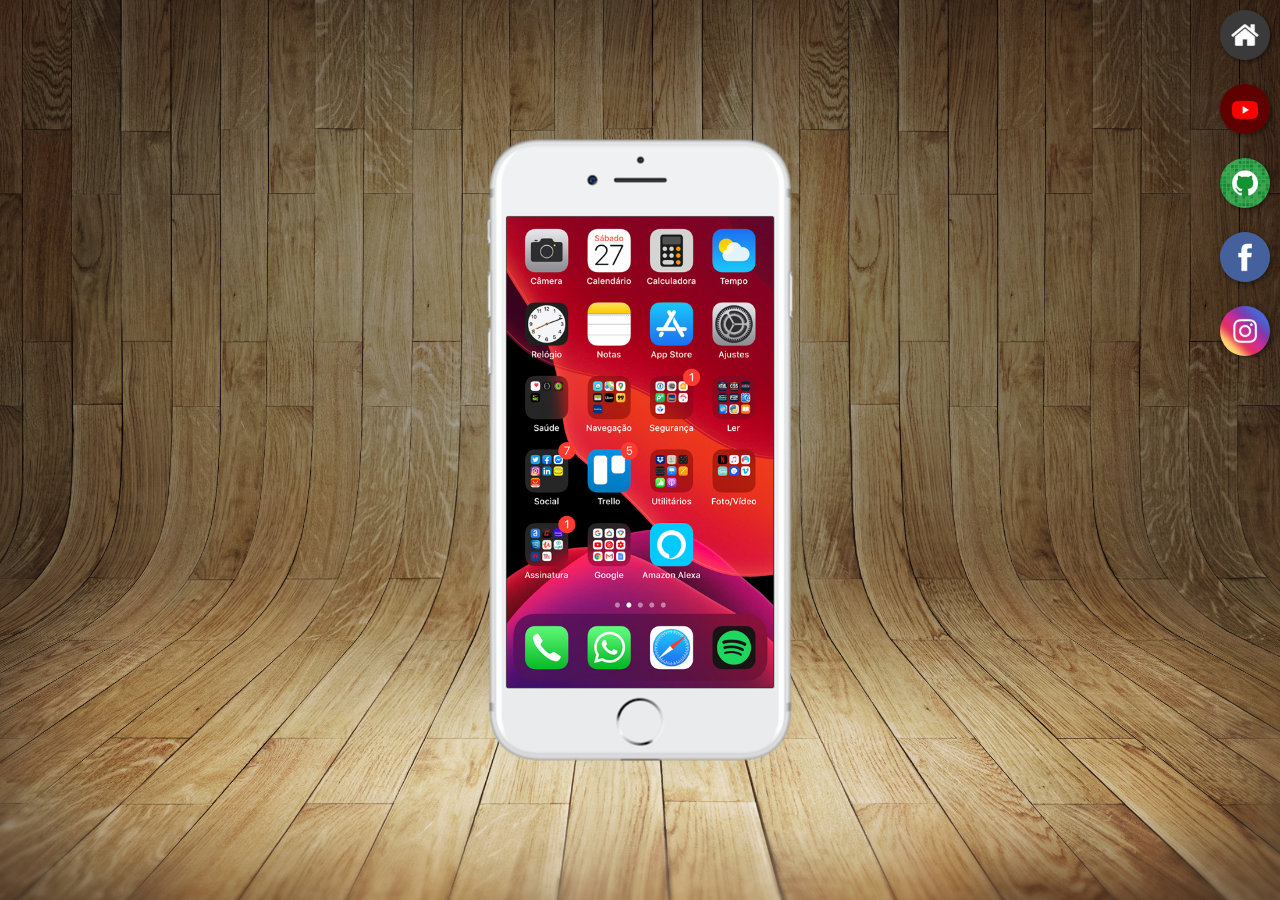
<file: index.html>
<!DOCTYPE html>
<html lang="pt-br">
<head>
    <meta charset="UTF-8">
    <meta name="viewport" content="width=device-width, initial-scale=1.0">
    <title>Projeto Redes Sociais</title>
    <link rel="shortcut icon" href="favicon.ico" type="image/x-icon">
    <link rel="stylesheet" href="estilos/style.css">
</head>
<body>
    <main>
        <section id="telefone">
            <iframe src="home.html" name="tela" id="tela" frameborder="0">
                Seu navegador não é compativel com este arquivo.
            </iframe>
                
        </section>
        <section id="redes-sociais">
            <a href="home.html" target="tela"><img src="imagens/logo-home.jpg"></a> <br>
            <a href="youtube.html" target="tela"><img src="imagens/logo-youtube.jpg"></a> <br>
            <a href="github.html" target="tela"><img src="imagens/logo-github.jpg"></a> <br>
            <a href="facebook.html" target="tela"><img src="imagens/logo-facebook.jpg"></a> <br>
            <a href="instagran.html" target="tela"><img src="imagens/logo-instagram.jpg"></a>
                
        </section>
    </main>
    
</body>
</html>
</file>
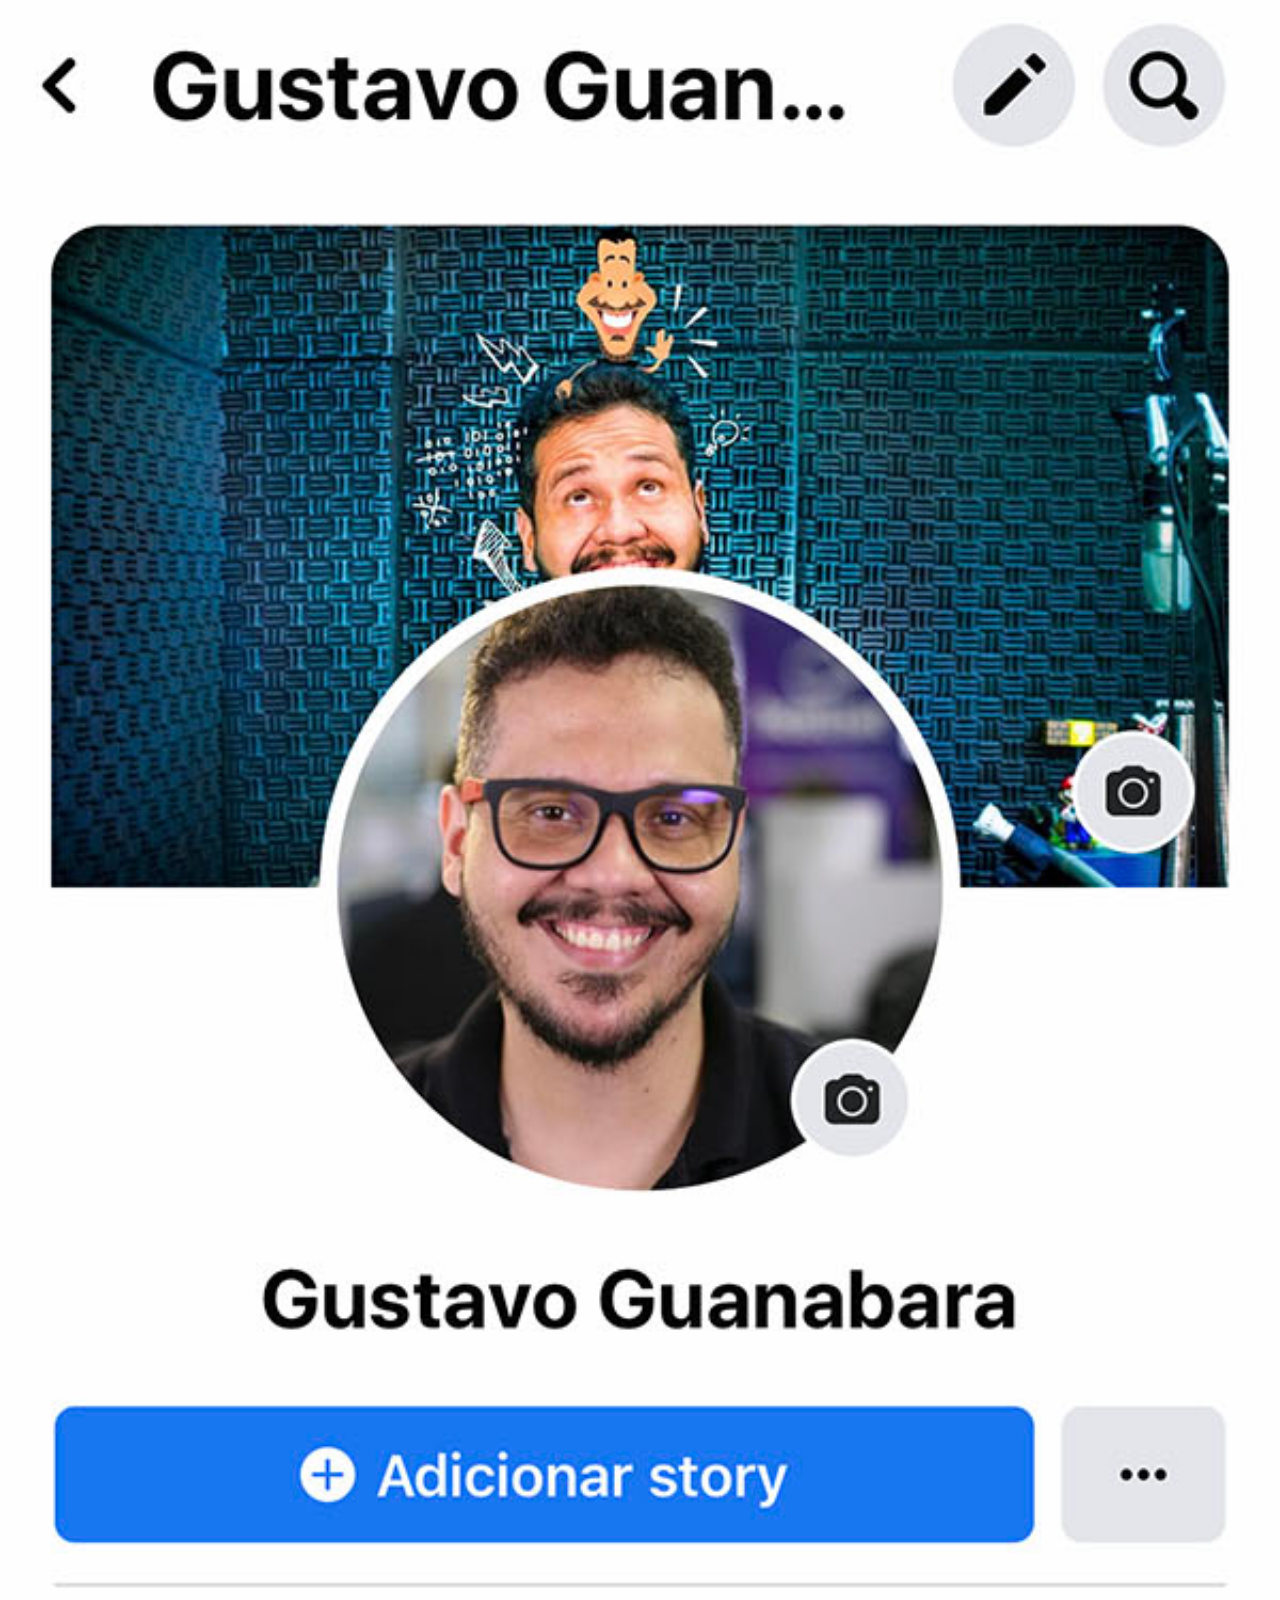
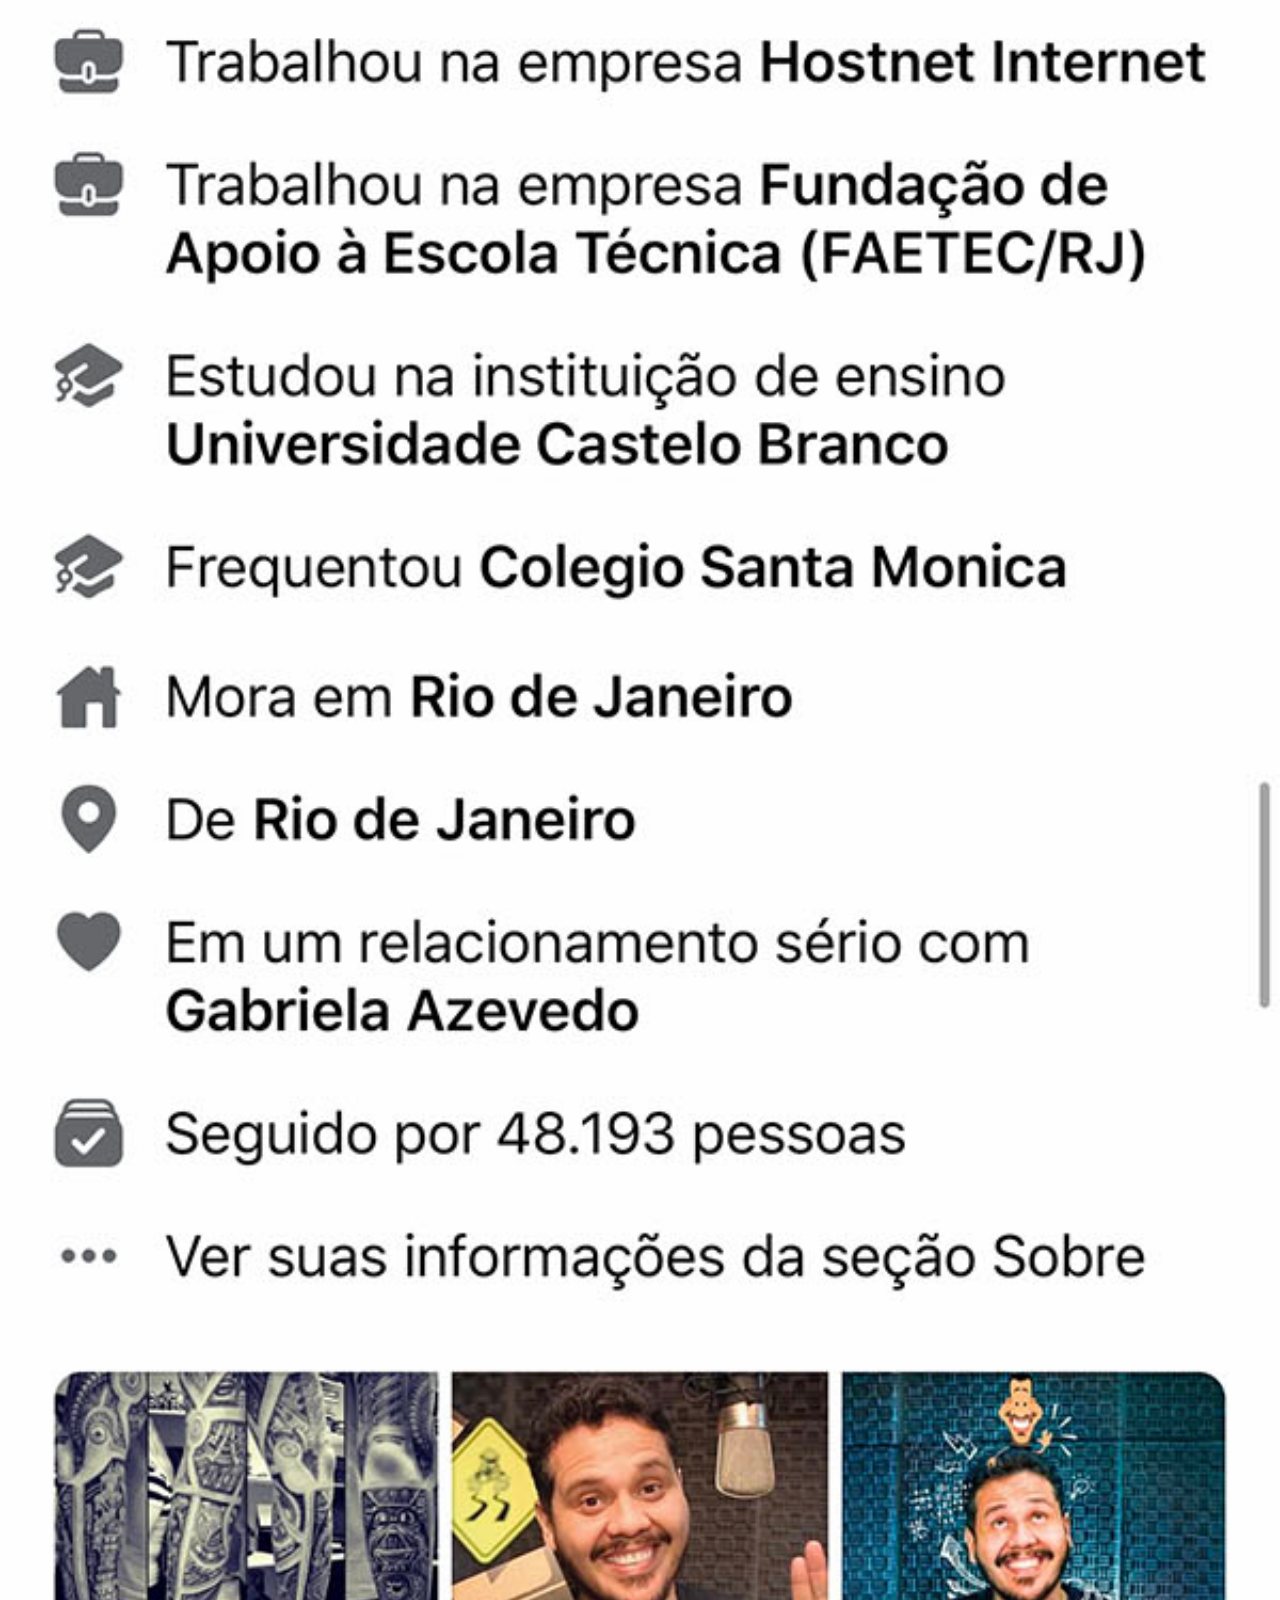
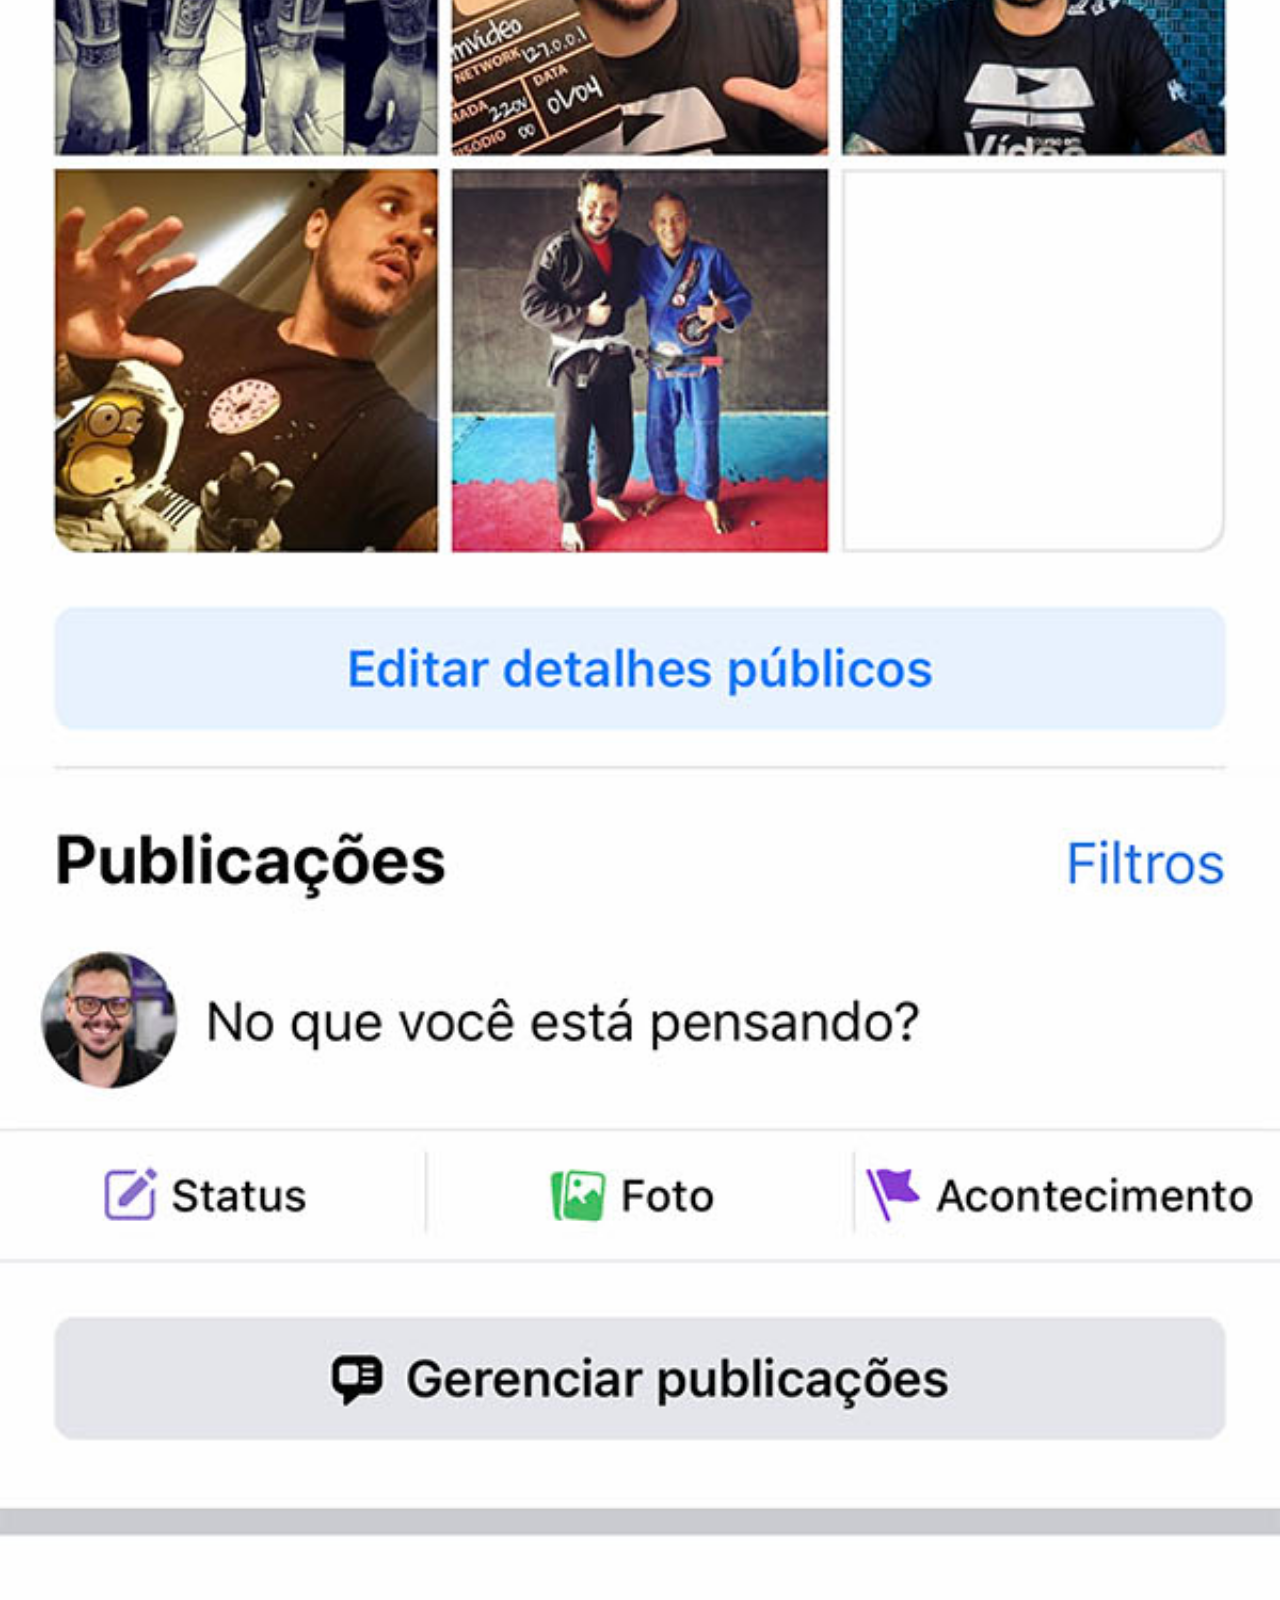
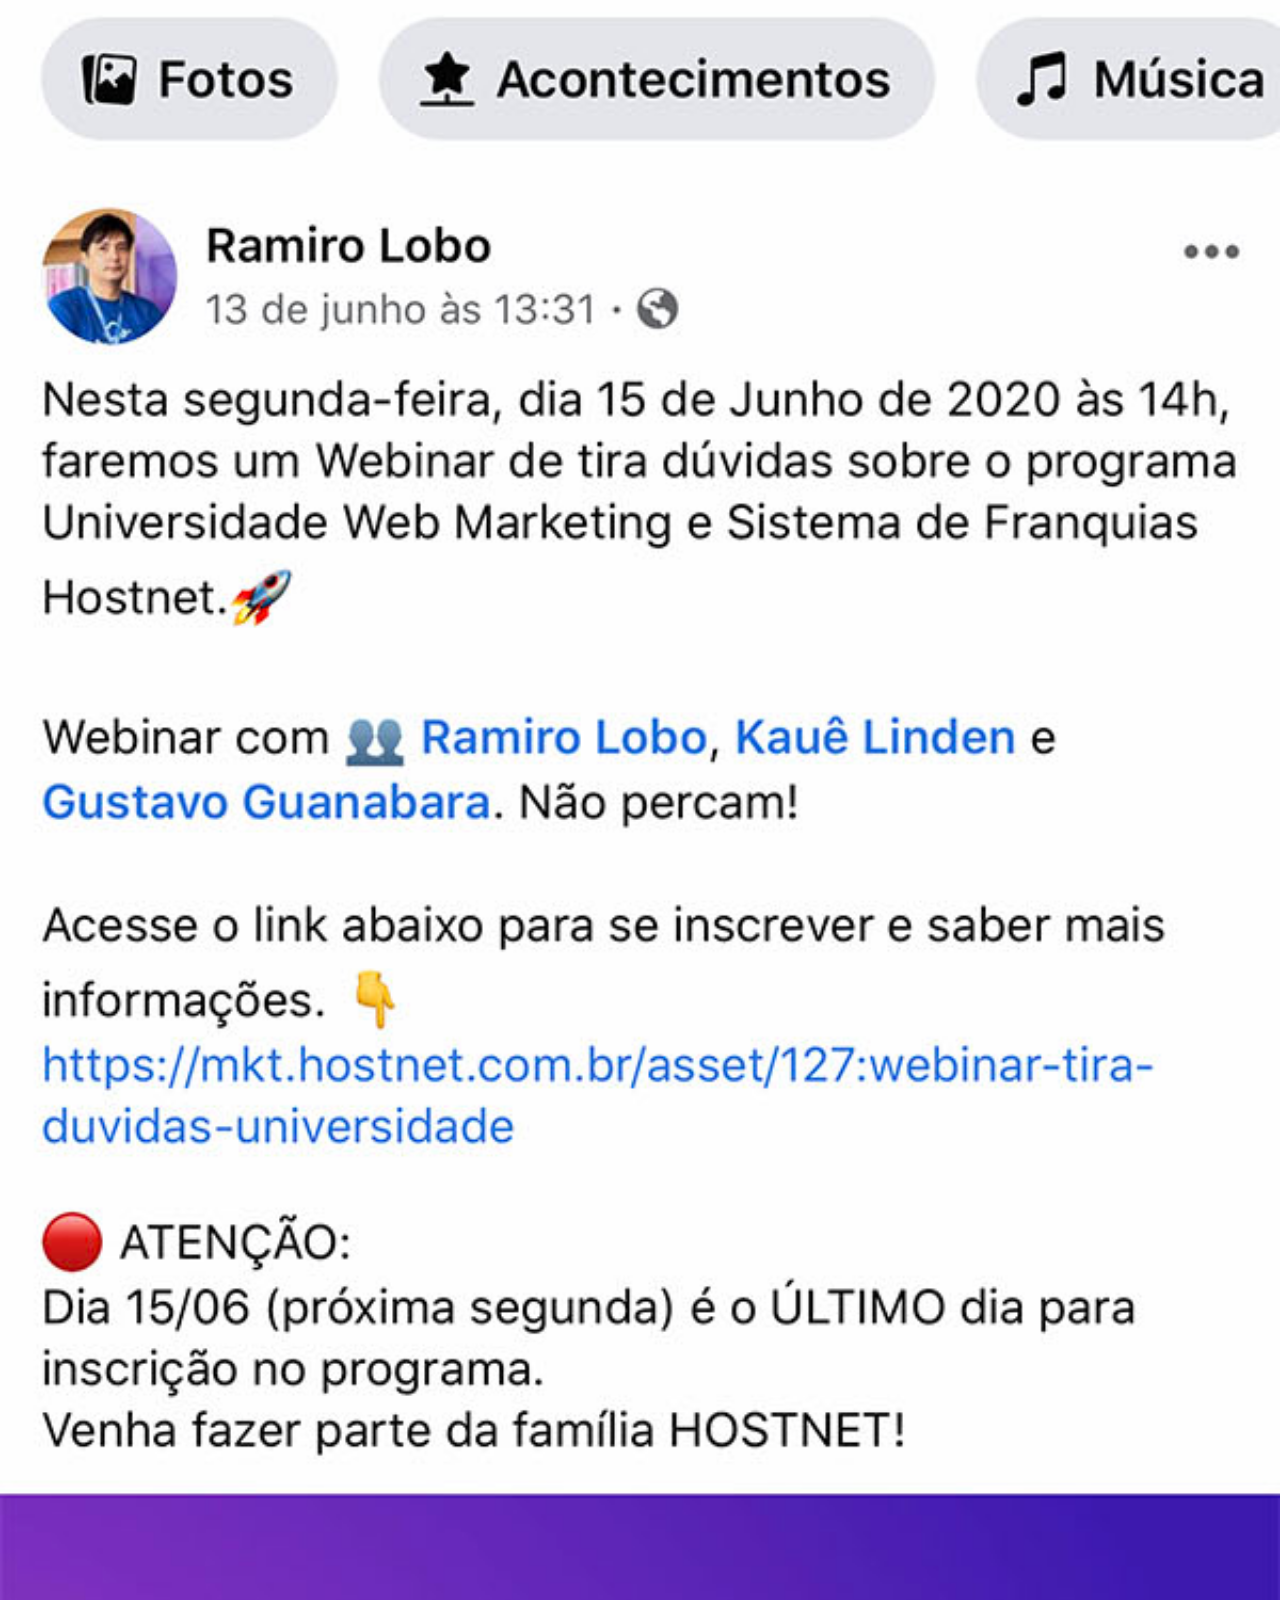
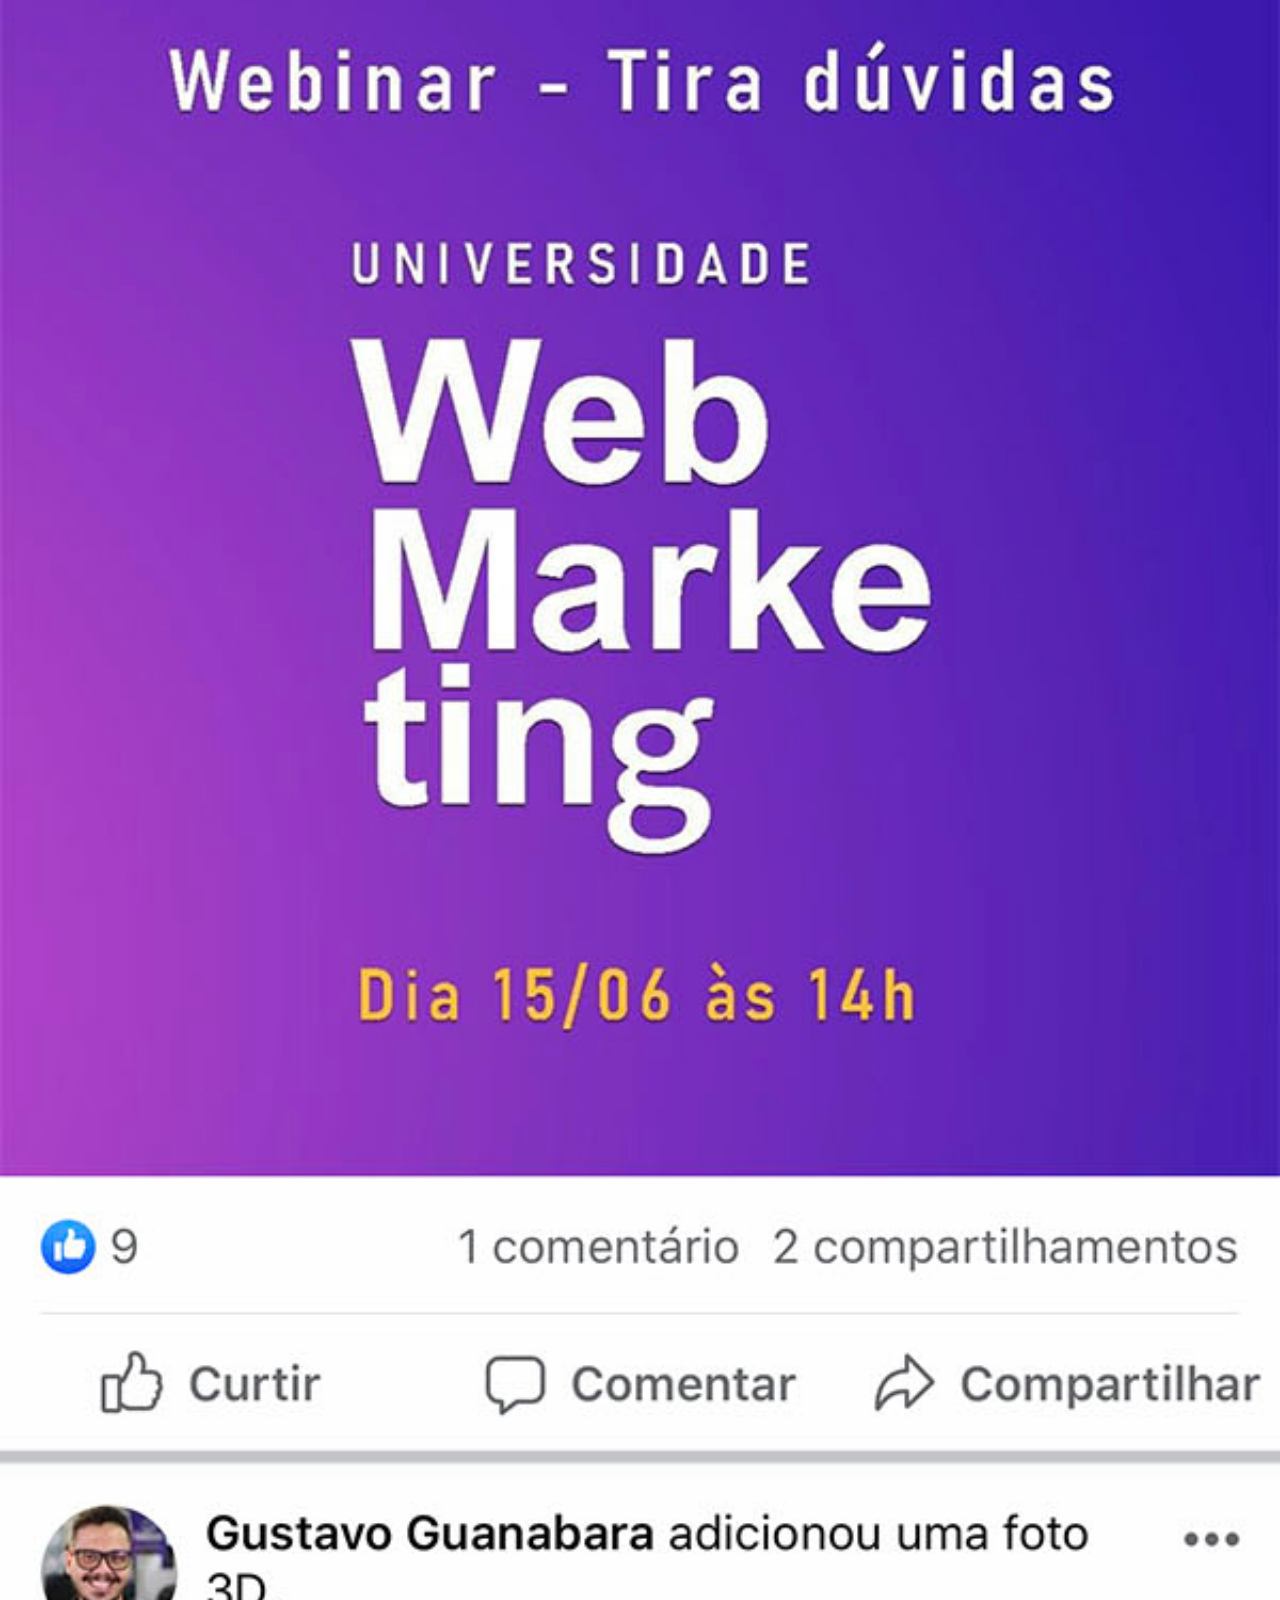
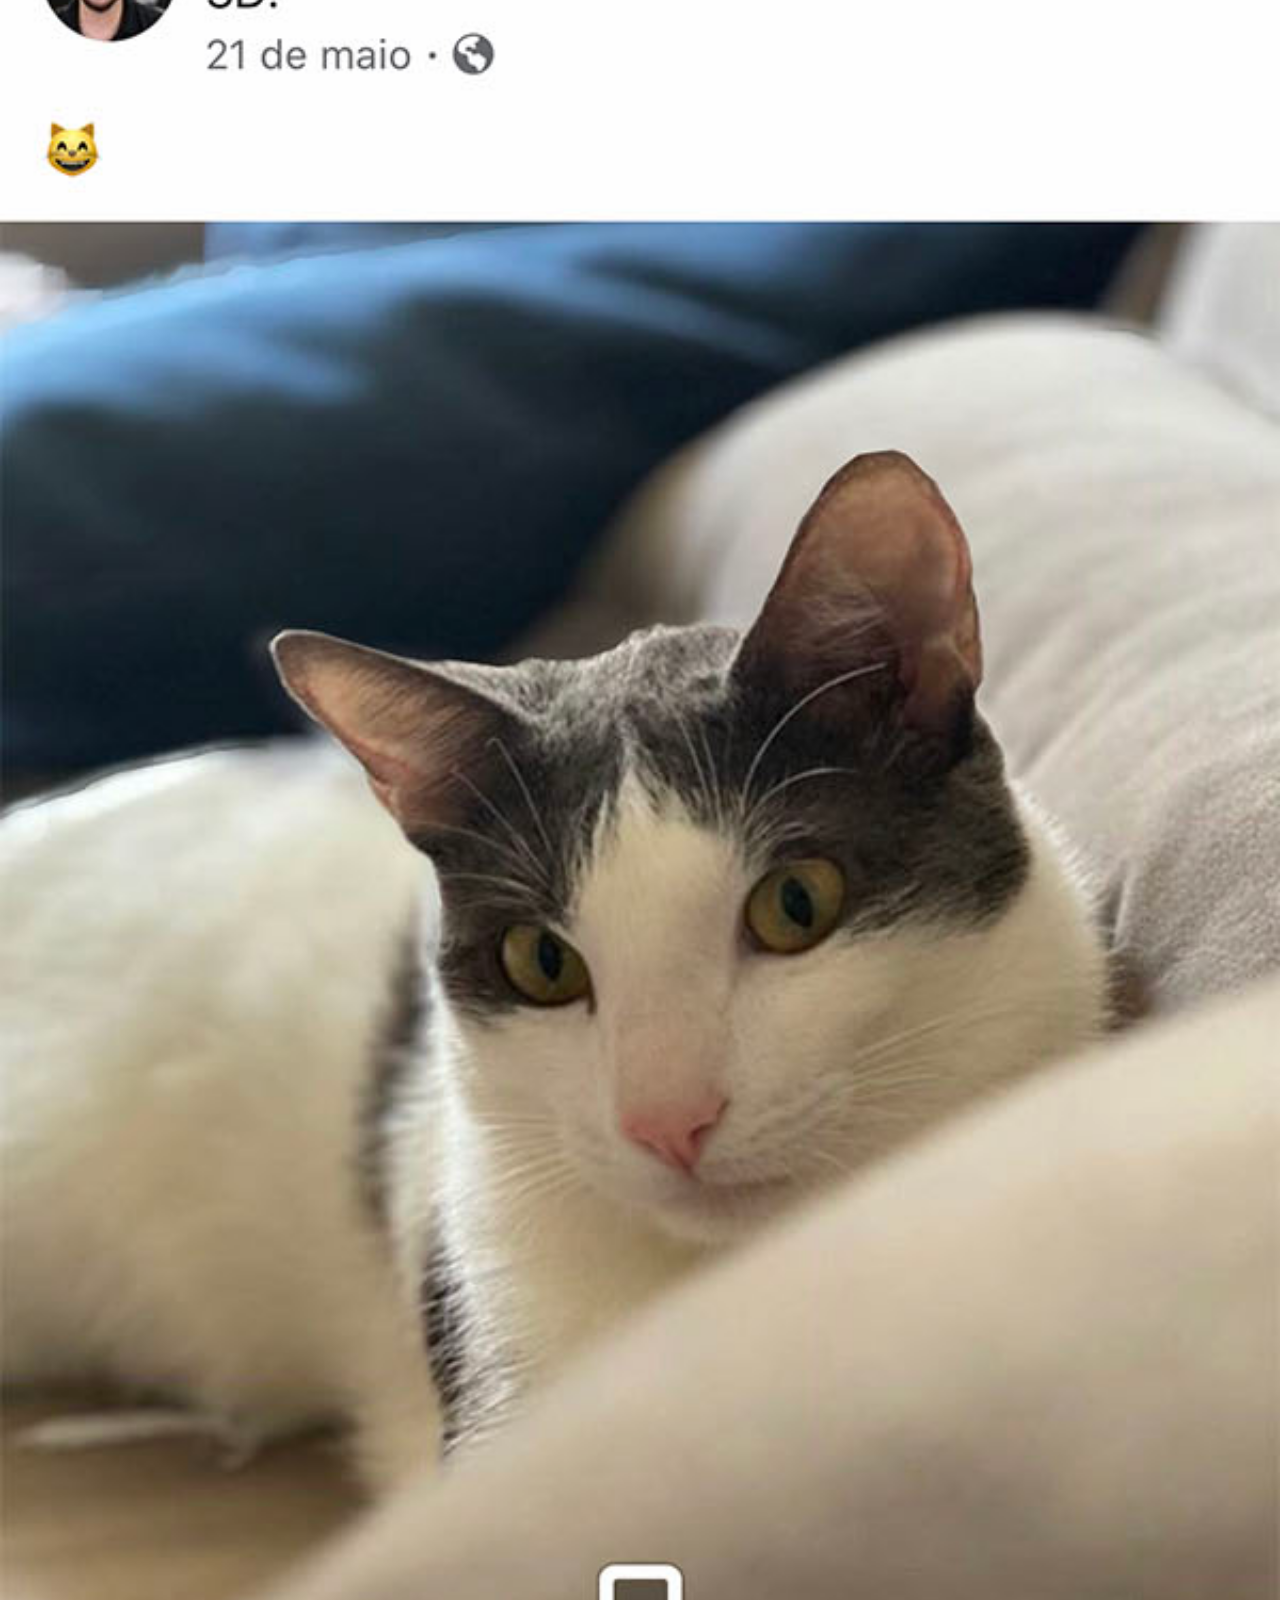
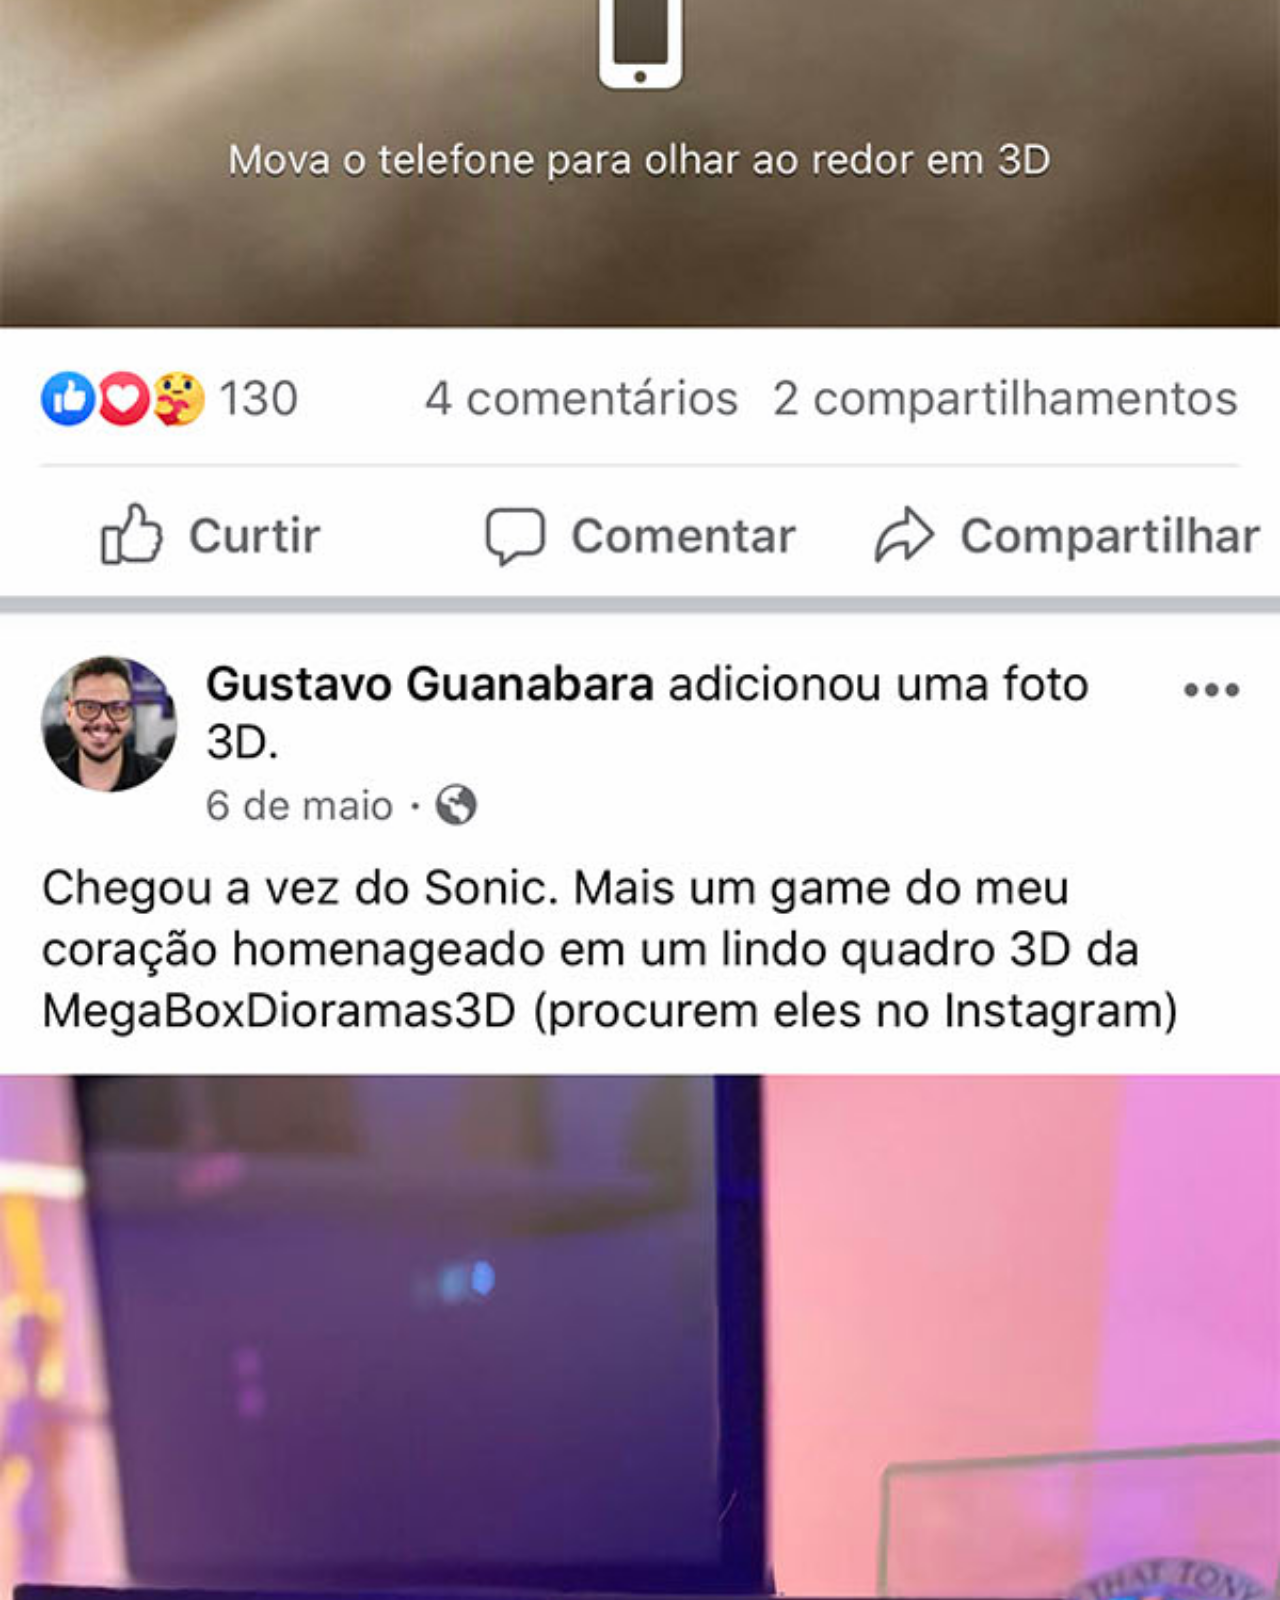
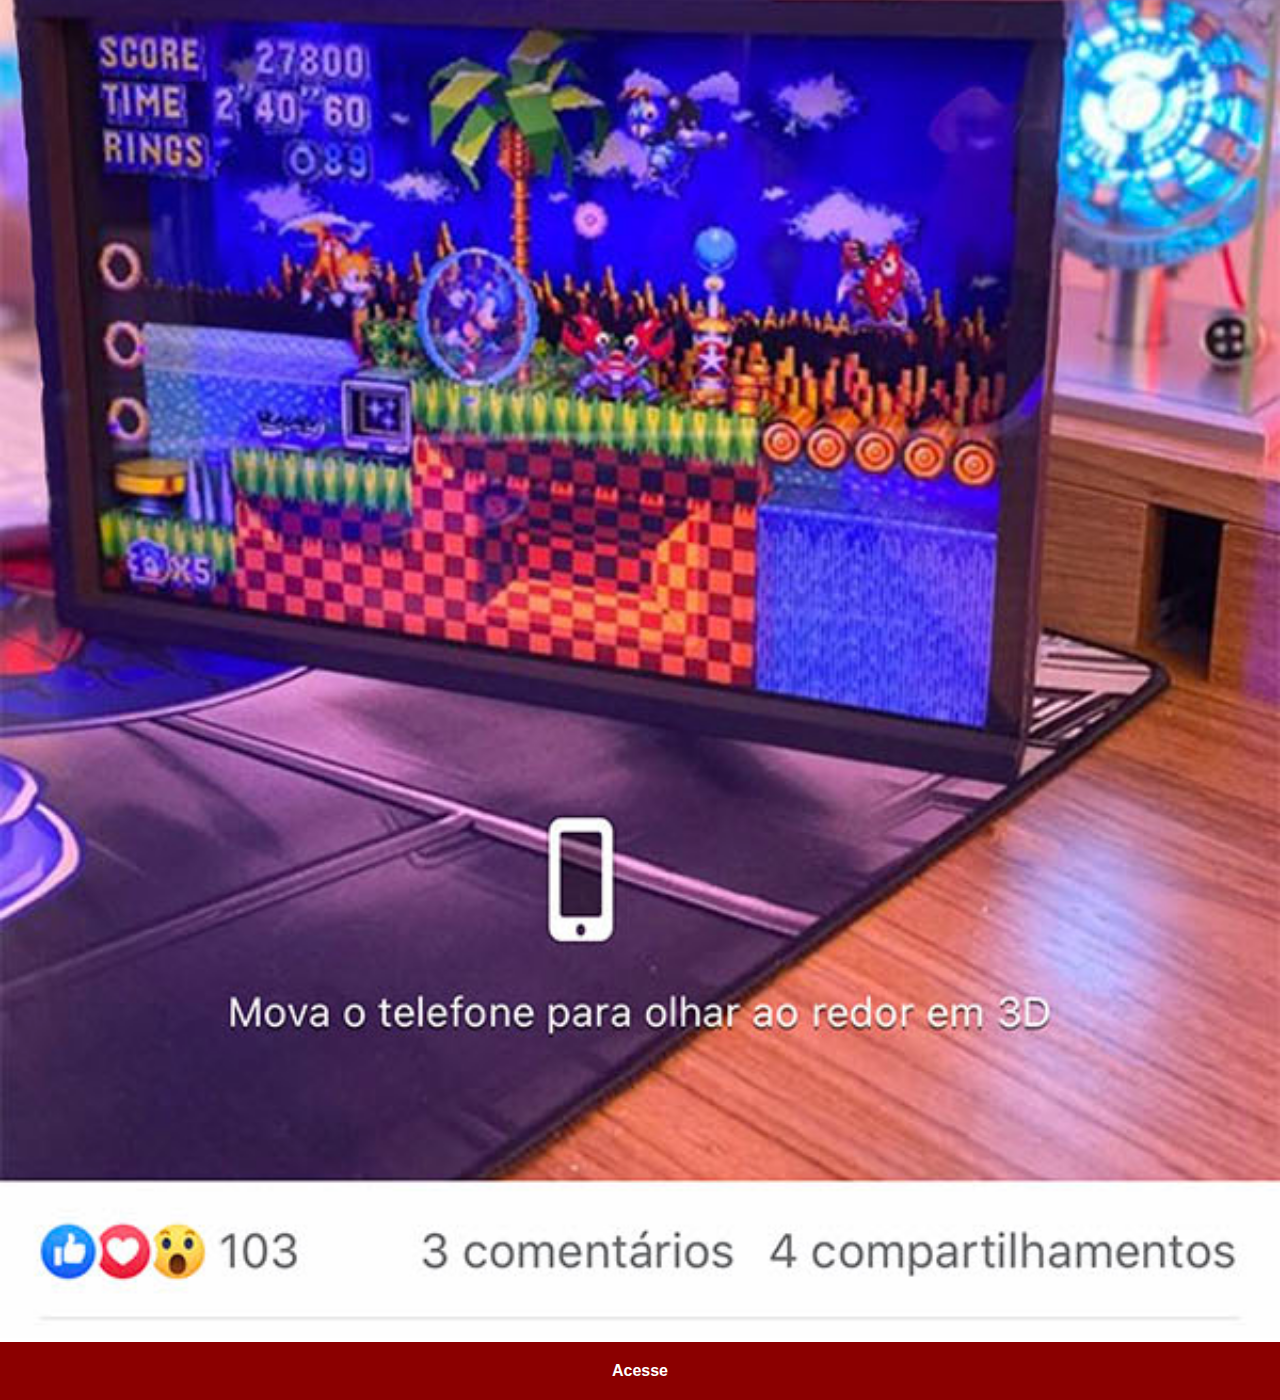
<file: facebook.html>
<!DOCTYPE html>
<html lang="pt-br">
<head>
    <meta charset="UTF-8">
    <meta name="viewport" content="width=device-width, initial-scale=1.0">
    <title>Facebook</title>
    <link rel="stylesheet" href="estilos/social.css">
</head>
<body>
    <img src="imagens/tela-facebook.jpg" alt="Facebook">
    <a href="https://www.facebook.com/" target="_blank">Acesse</a>
</body>
</html>
</file>
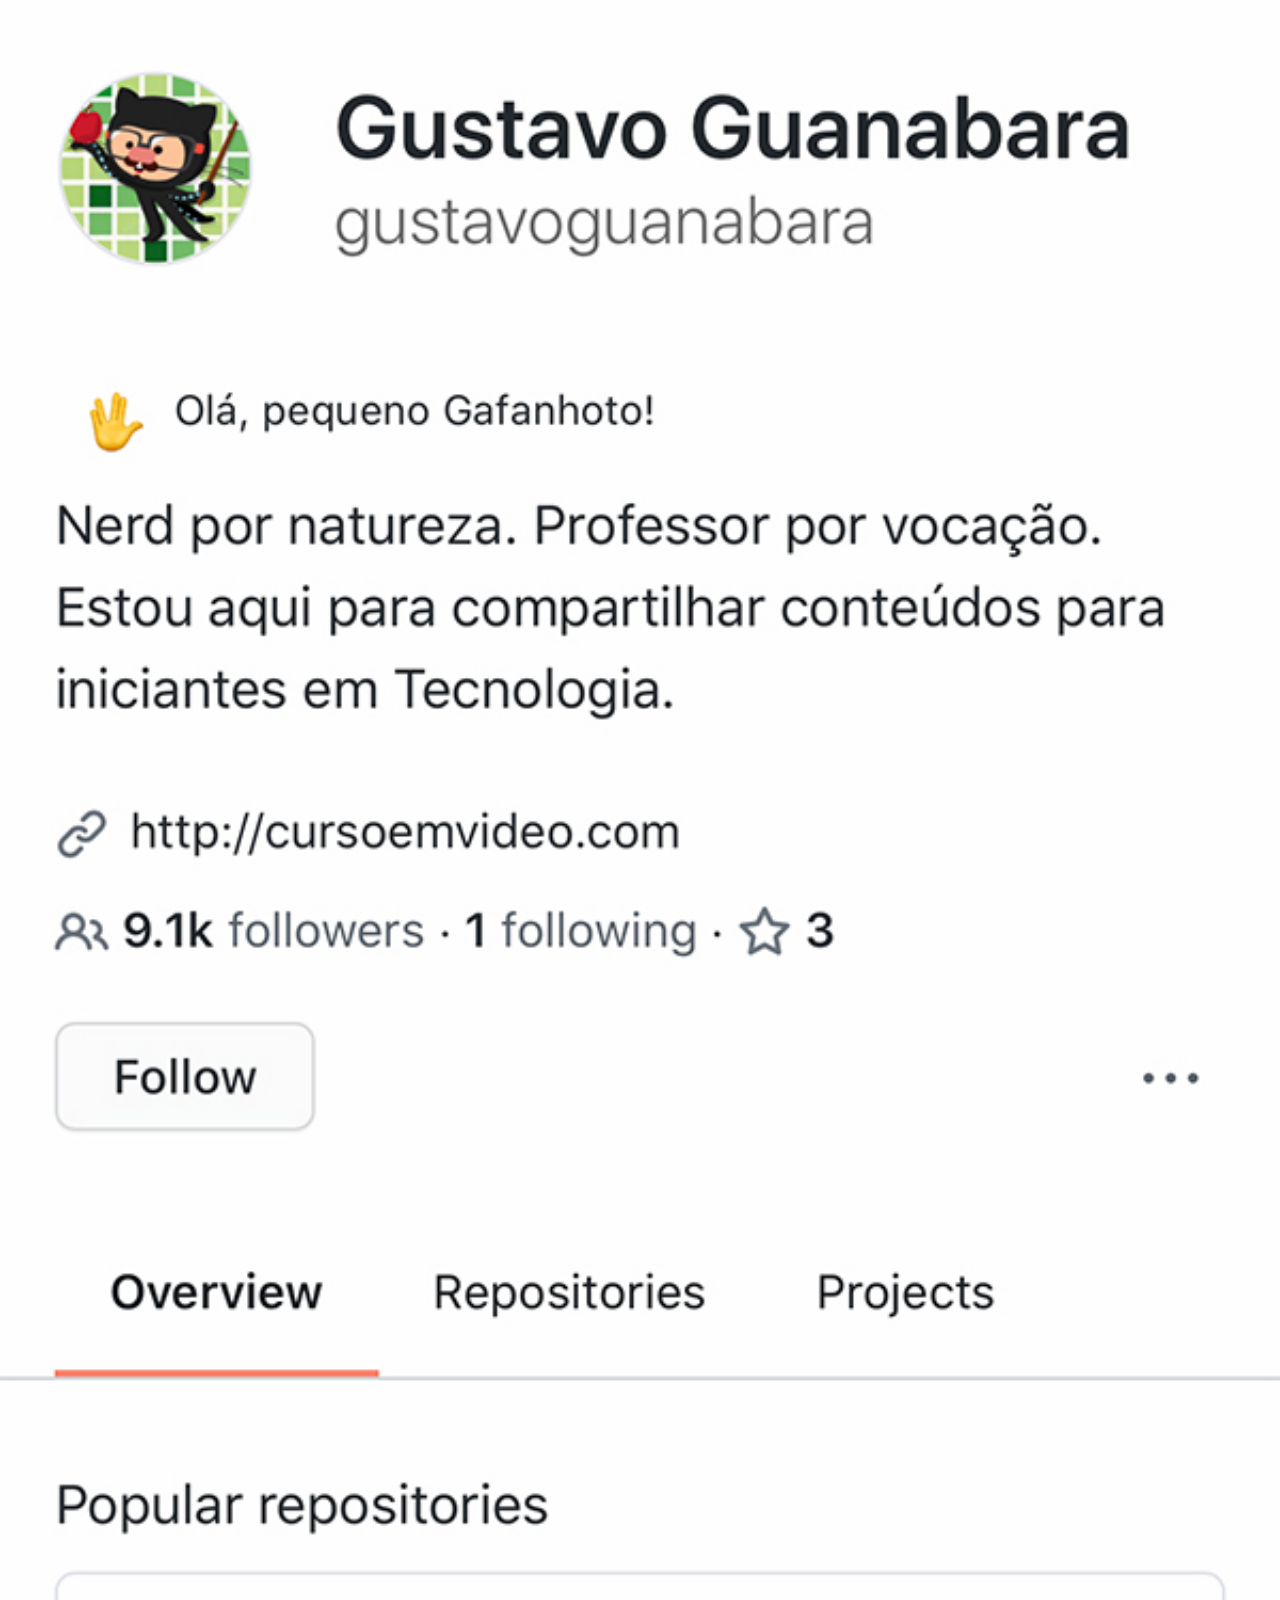
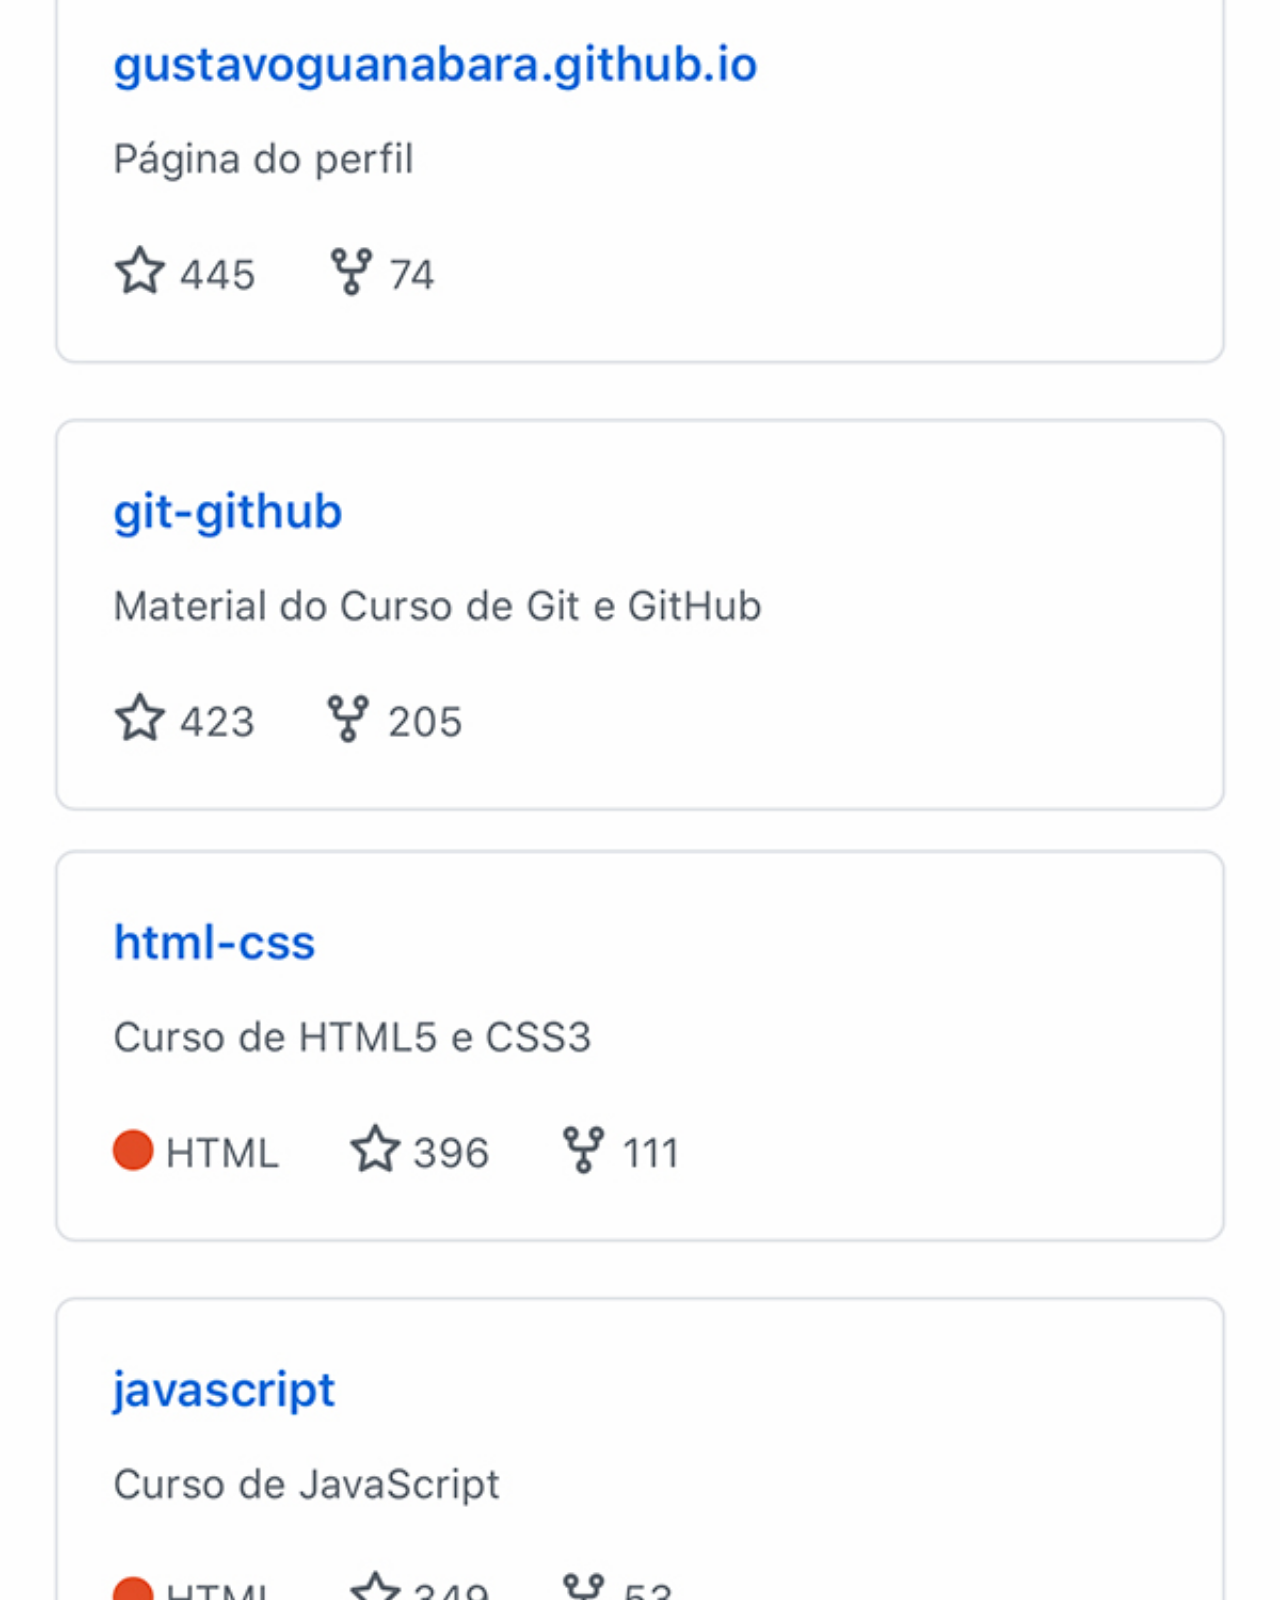
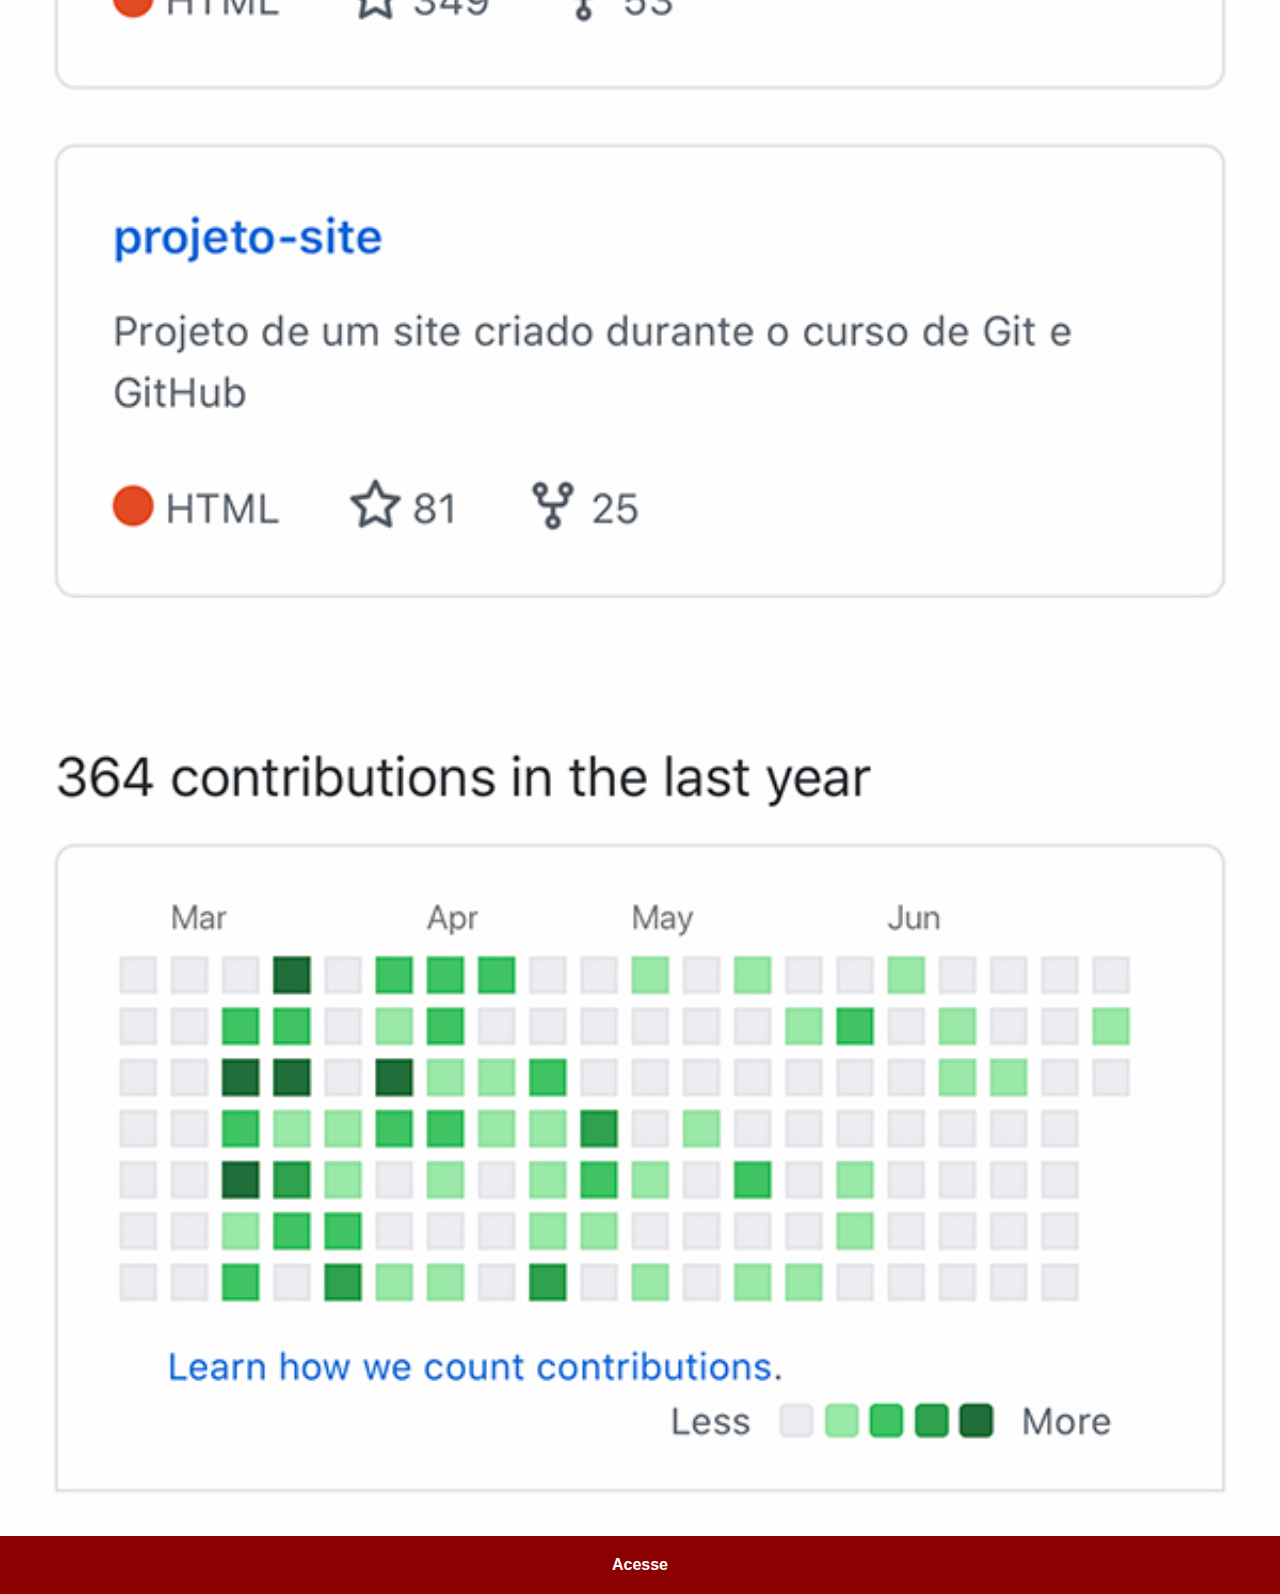
<file: github.html>
<!DOCTYPE html>
<html lang="en">
<head>
    <meta charset="UTF-8">
    <meta name="viewport" content="width=device-width, initial-scale=1.0">
    <title>Document</title>
    <link rel="stylesheet" href="estilos/social.css">
</head>
<body>
    <img src="imagens/tela-github.jpg" alt="GitHub">
    <a href="https://github.com/andromoreira" target="_blank">Acesse</a>
</body>
</html>
</file>
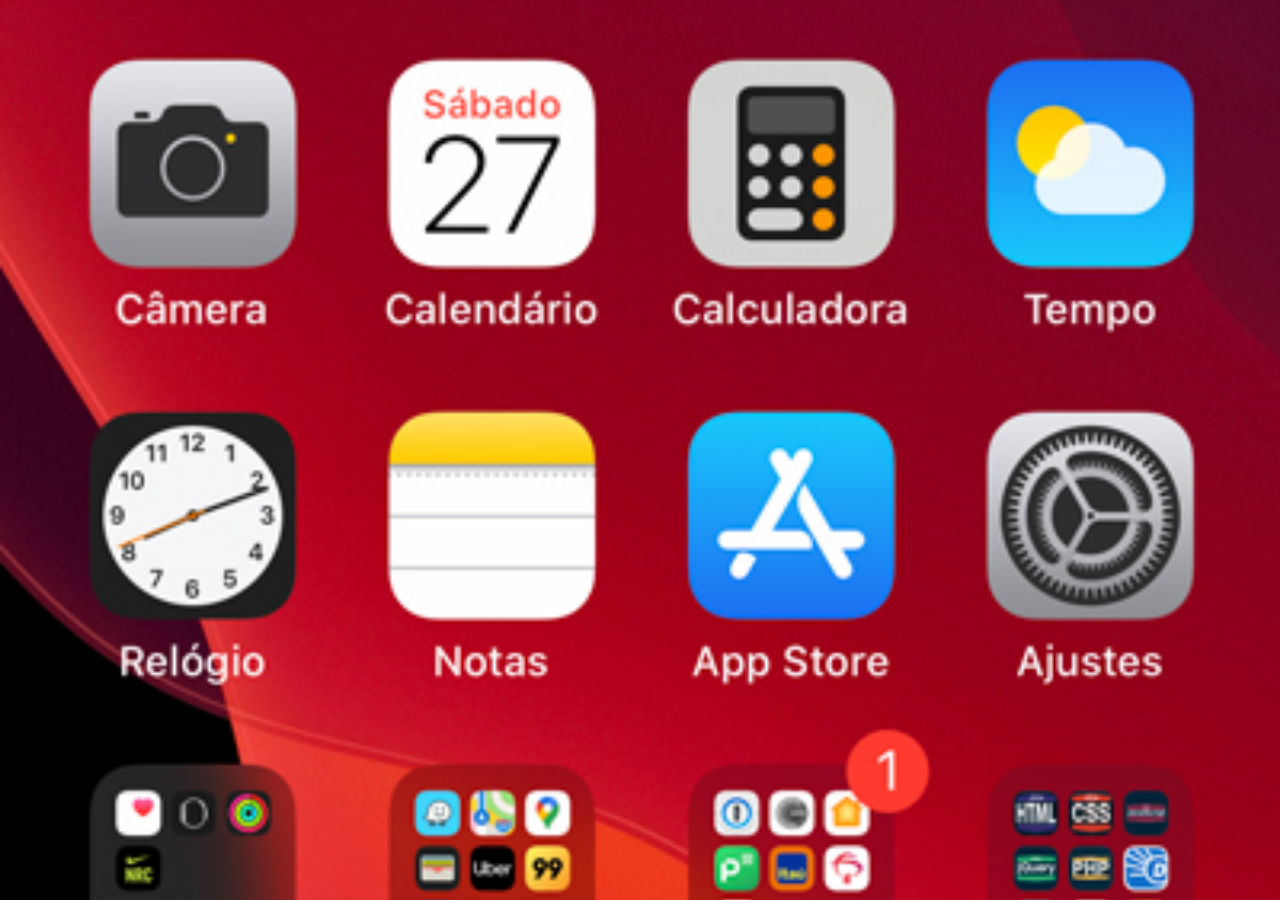
<file: home.html>
<!DOCTYPE html>
<html lang="pt-br">
<head>
    <meta charset="UTF-8">
    <meta name="viewport" content="width=device-width, initial-scale=1.0">
    <title>Home</title>
</head>
<style>
    * {
        margin: 0px;
        padding: 0px;
    }

    body {
        width: 100vw;
        height: 100vh;
        background: black url(imagens/tela-home.jpg) no-repeat top center;
        background-size: cover;
        
    }
</style>
<body>
    
</body>
</html>
</file>
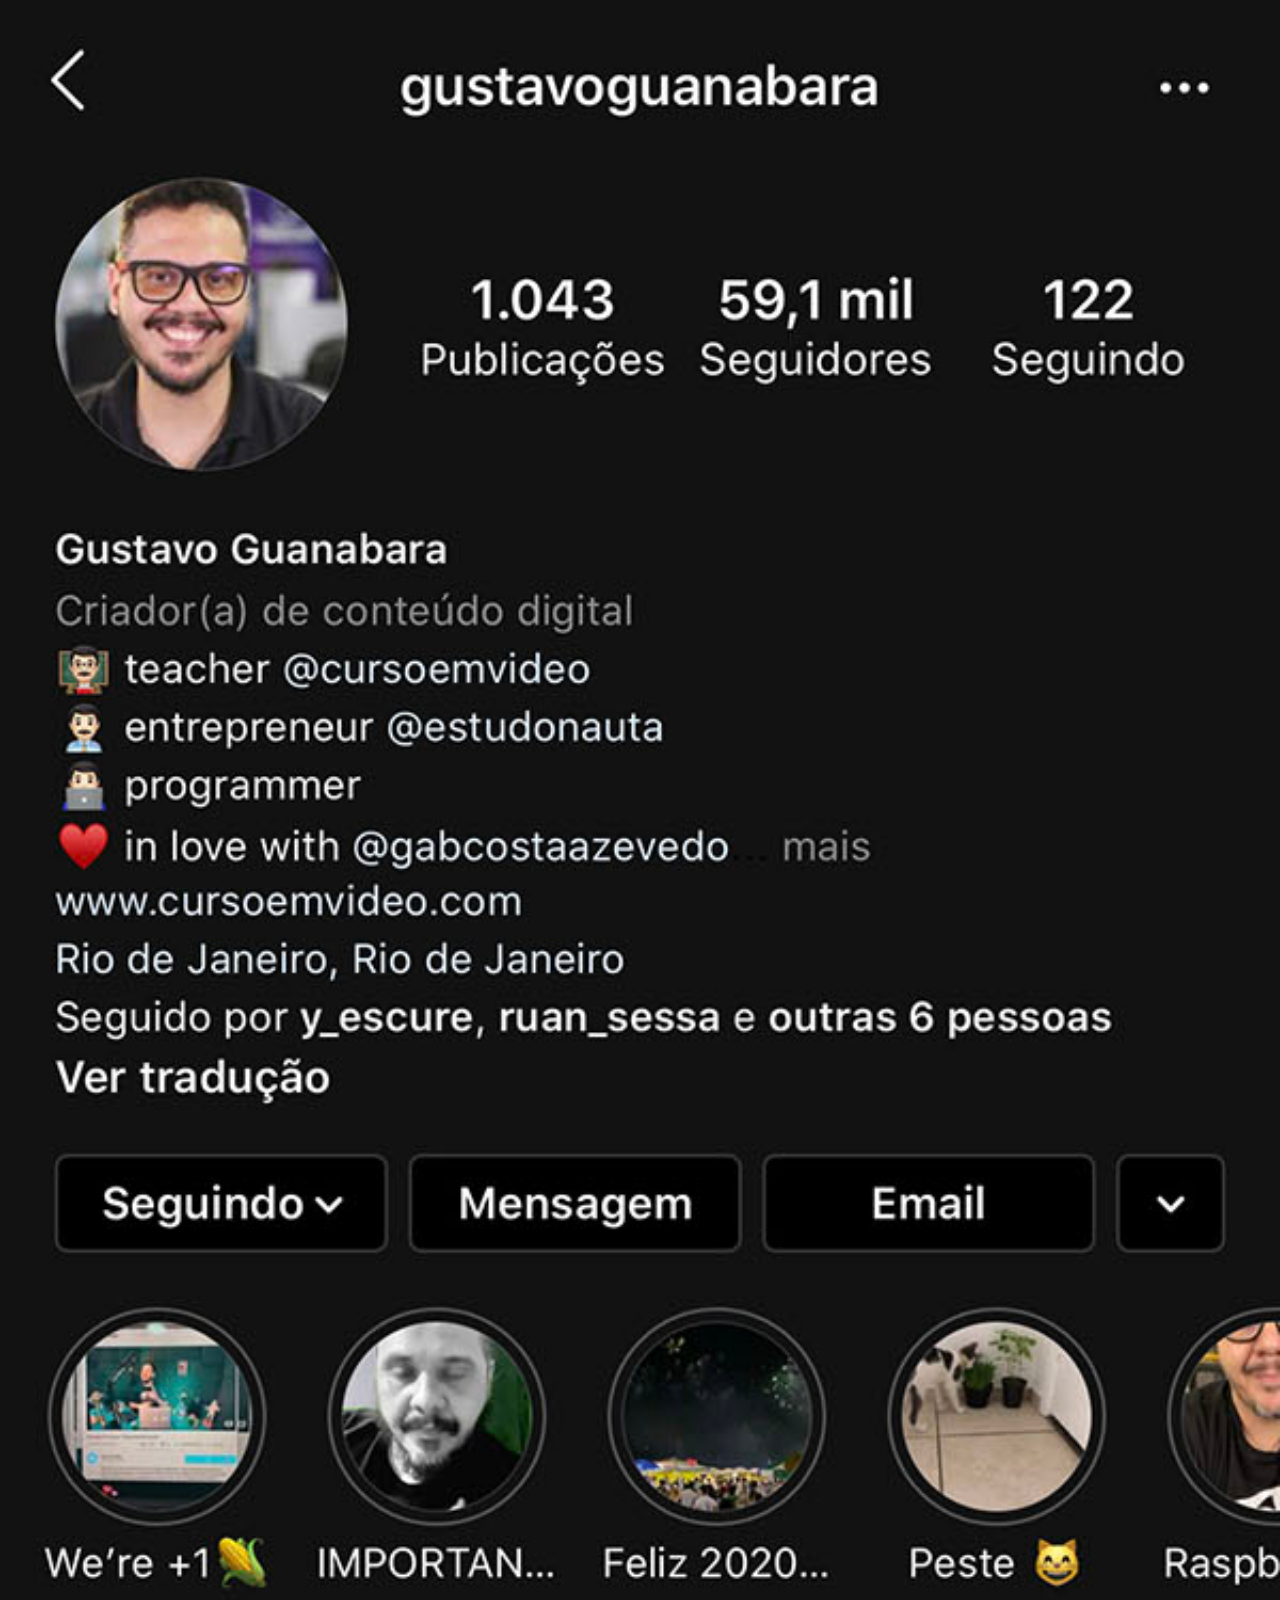
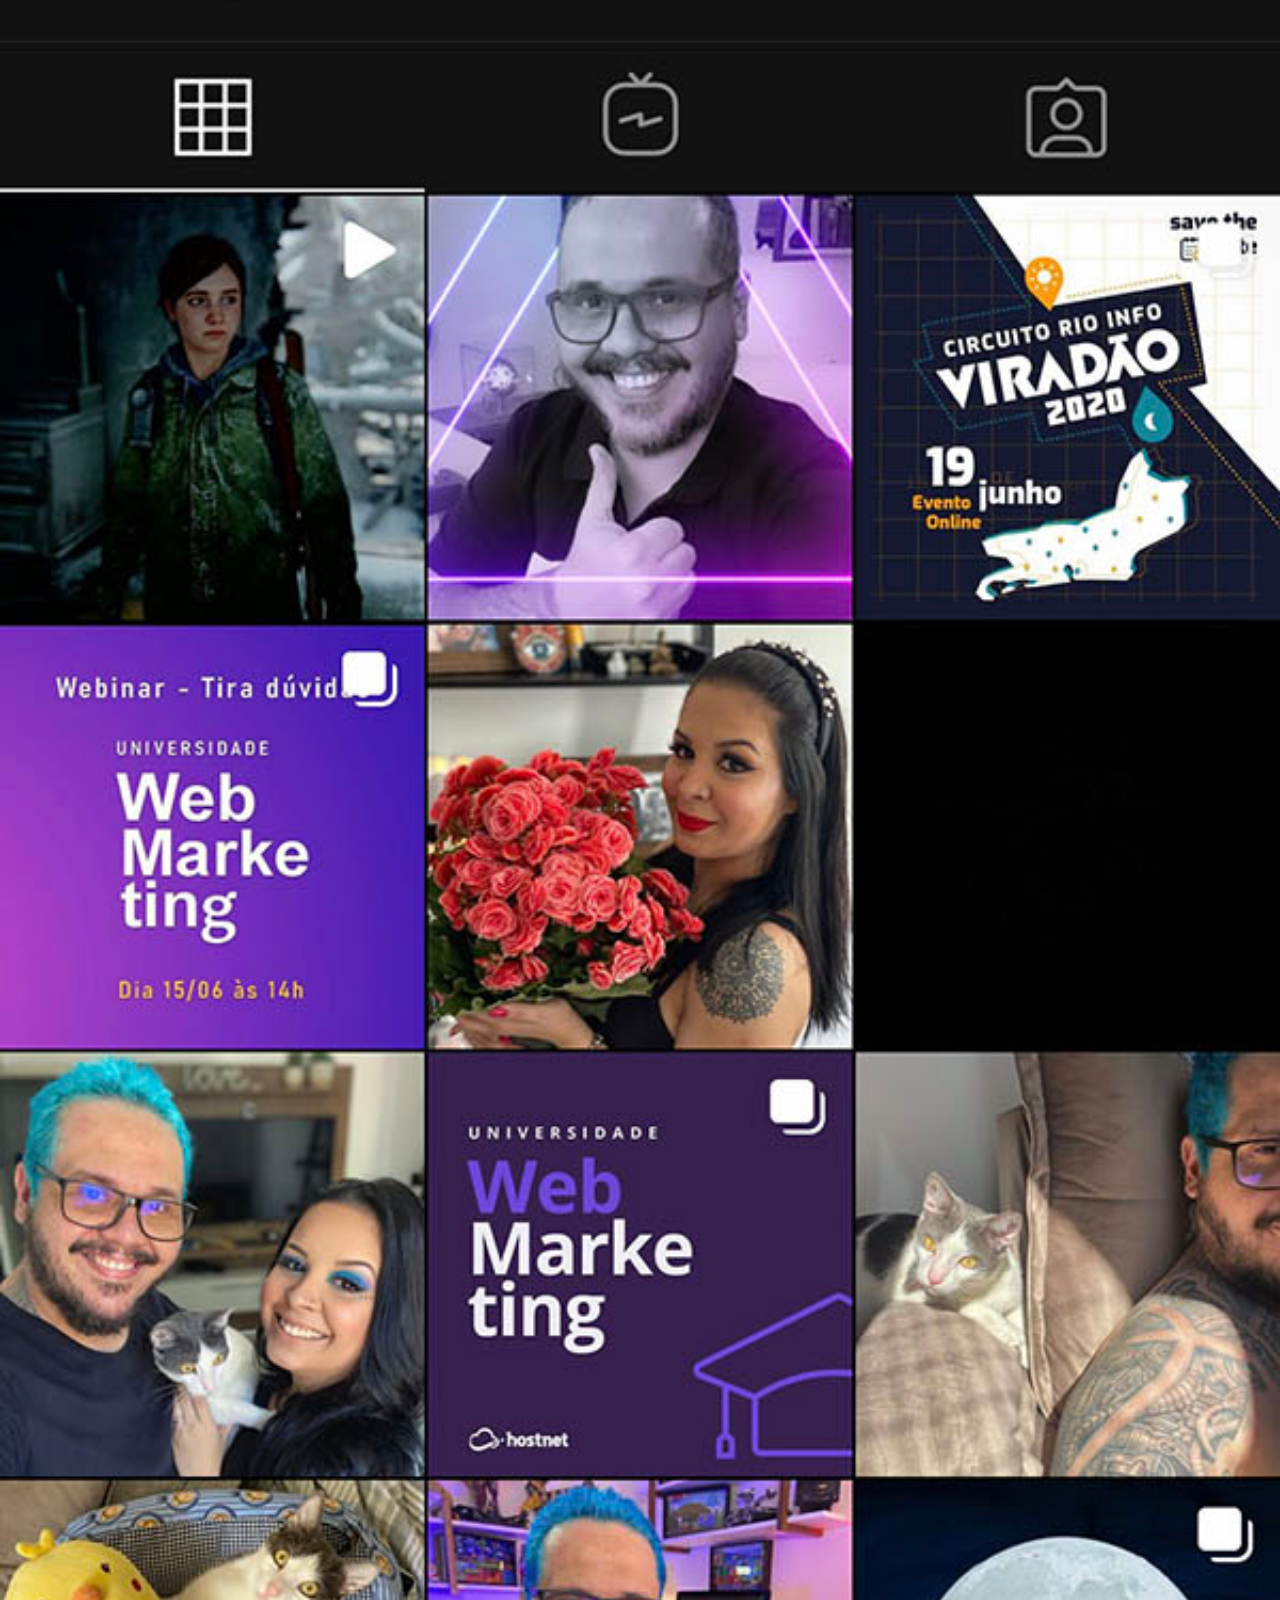
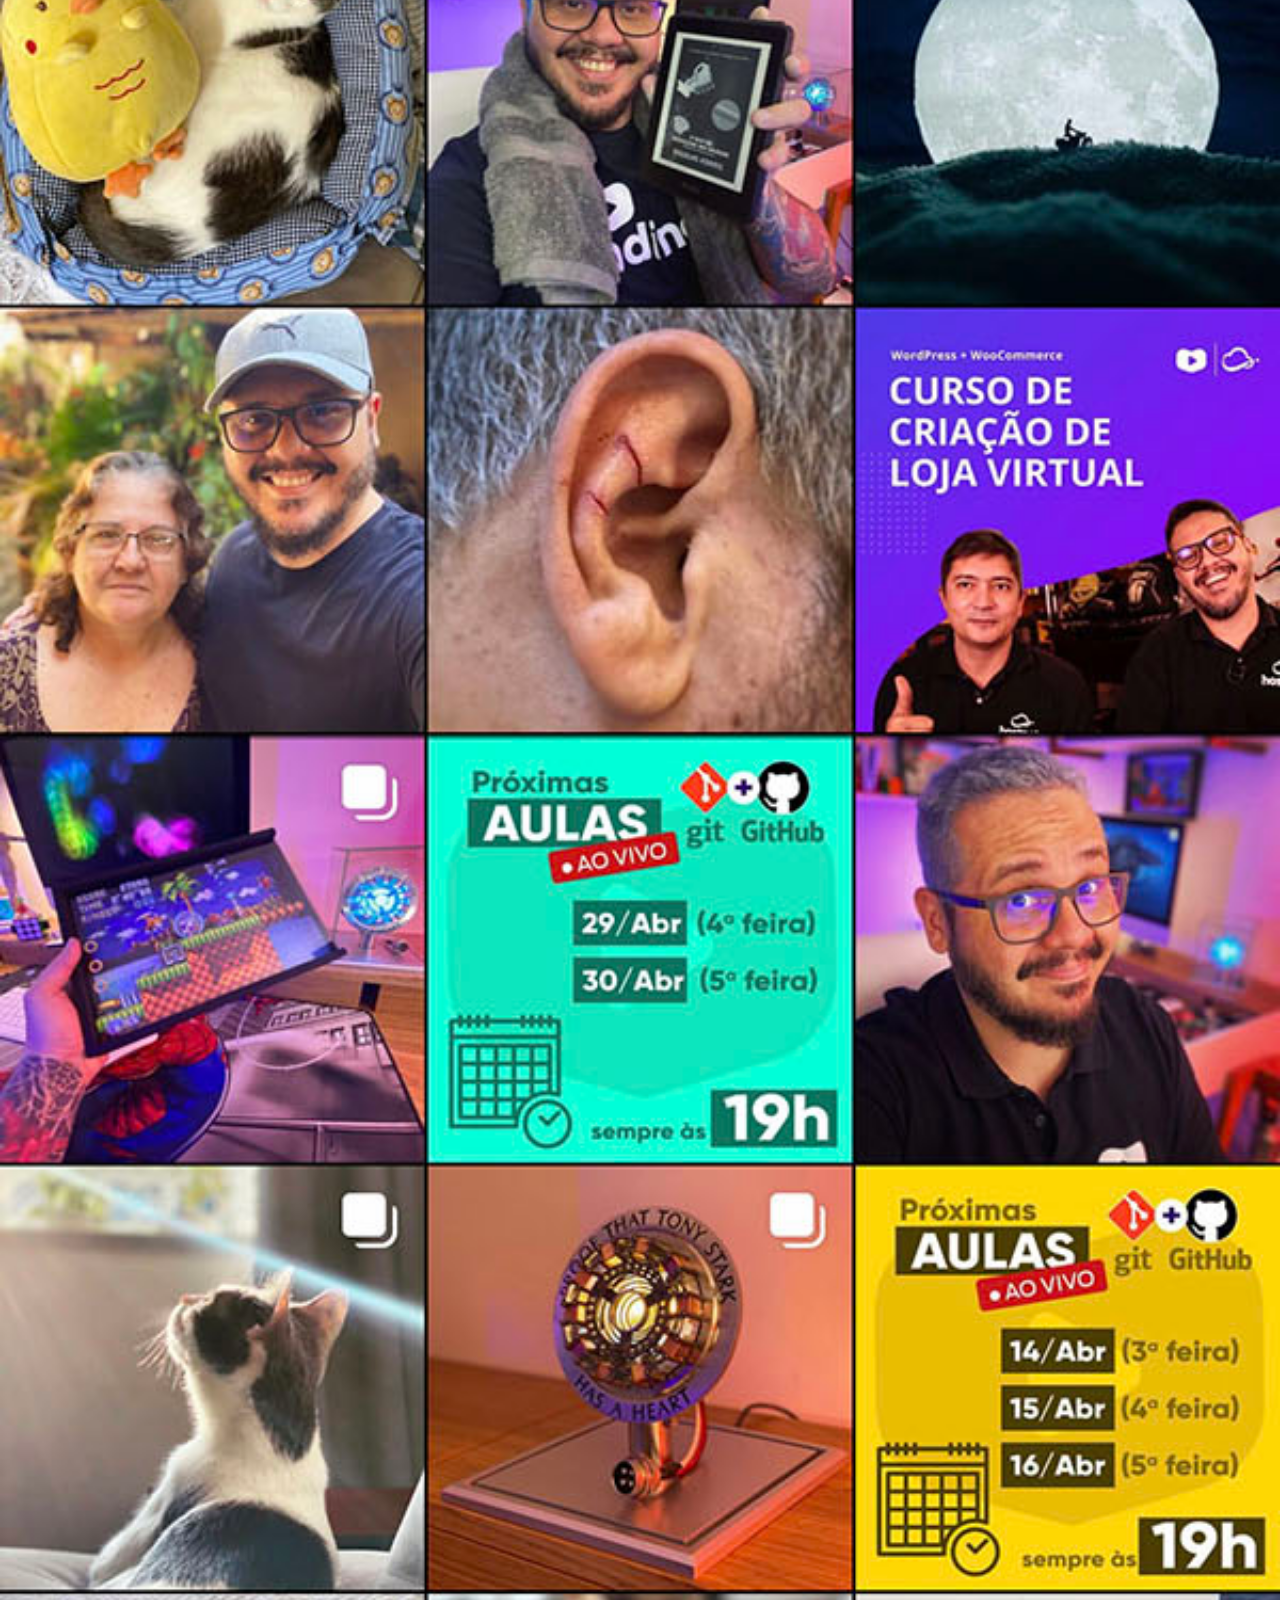
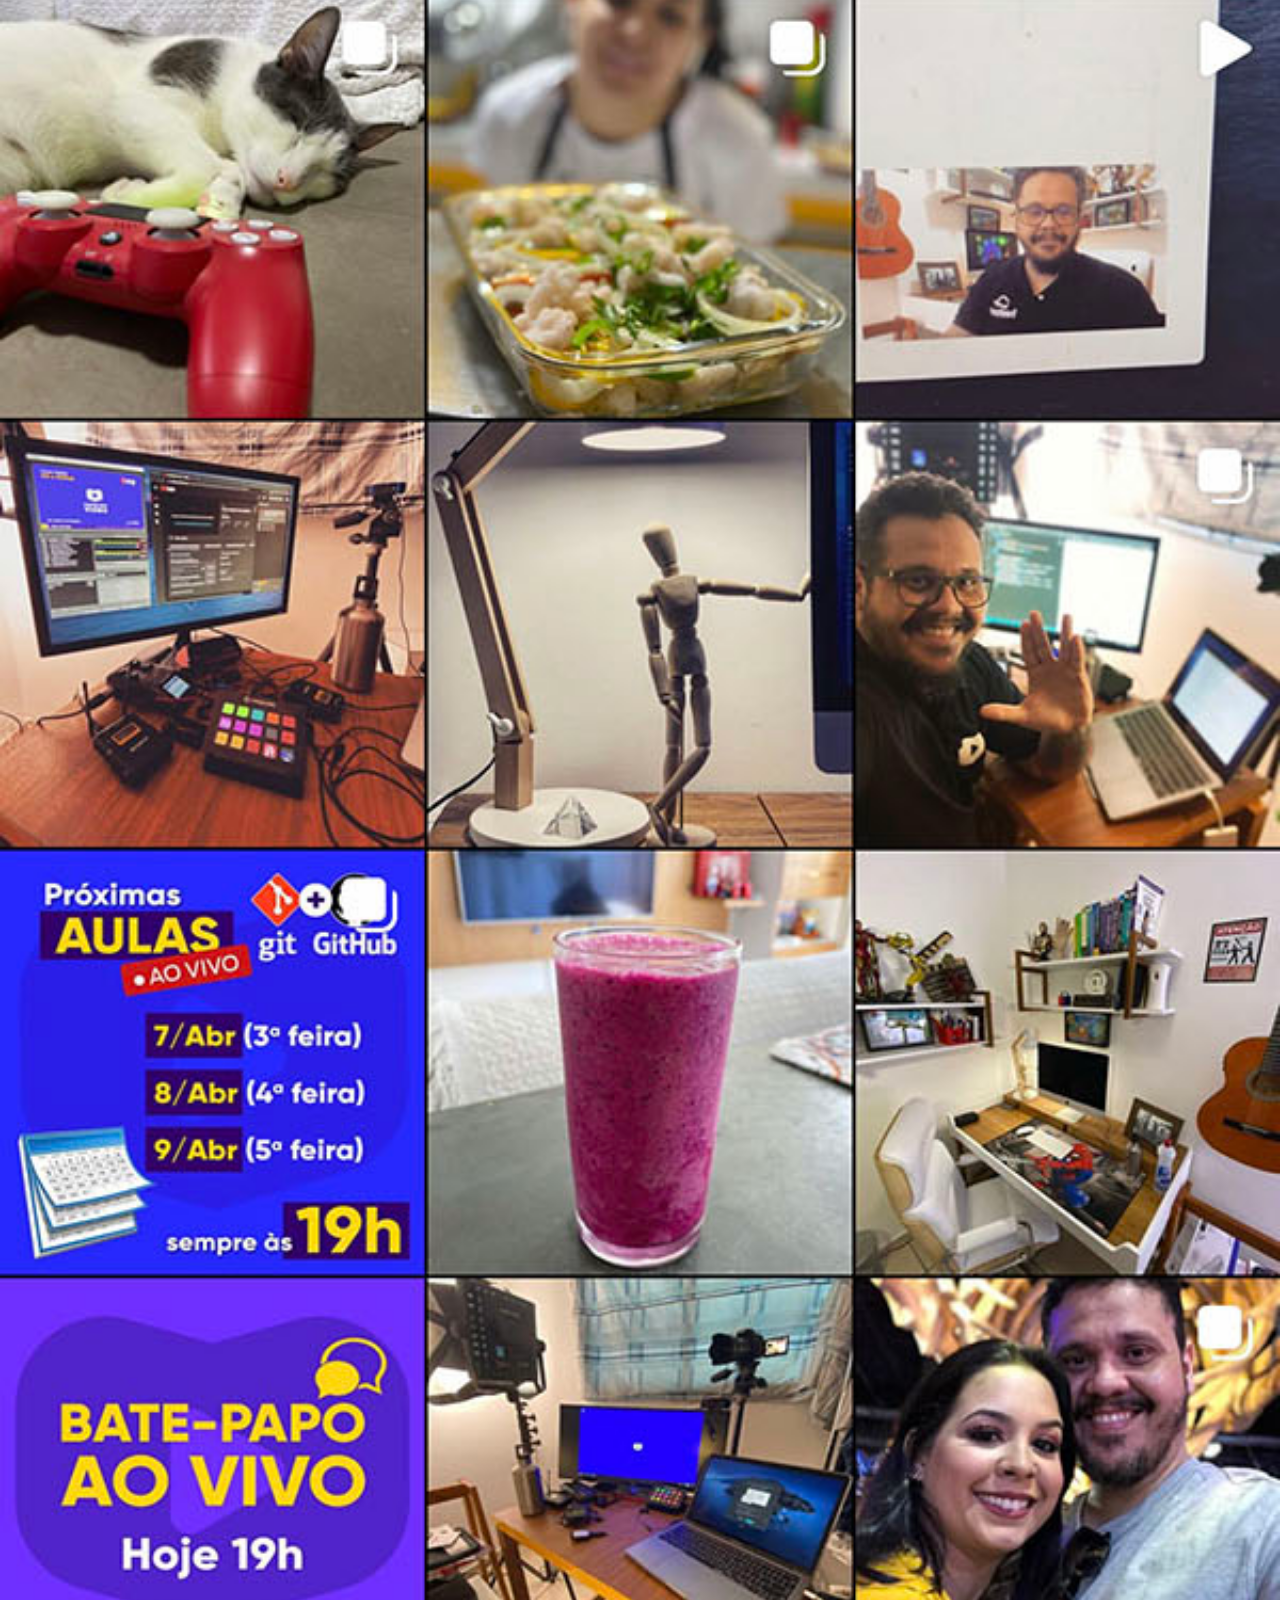
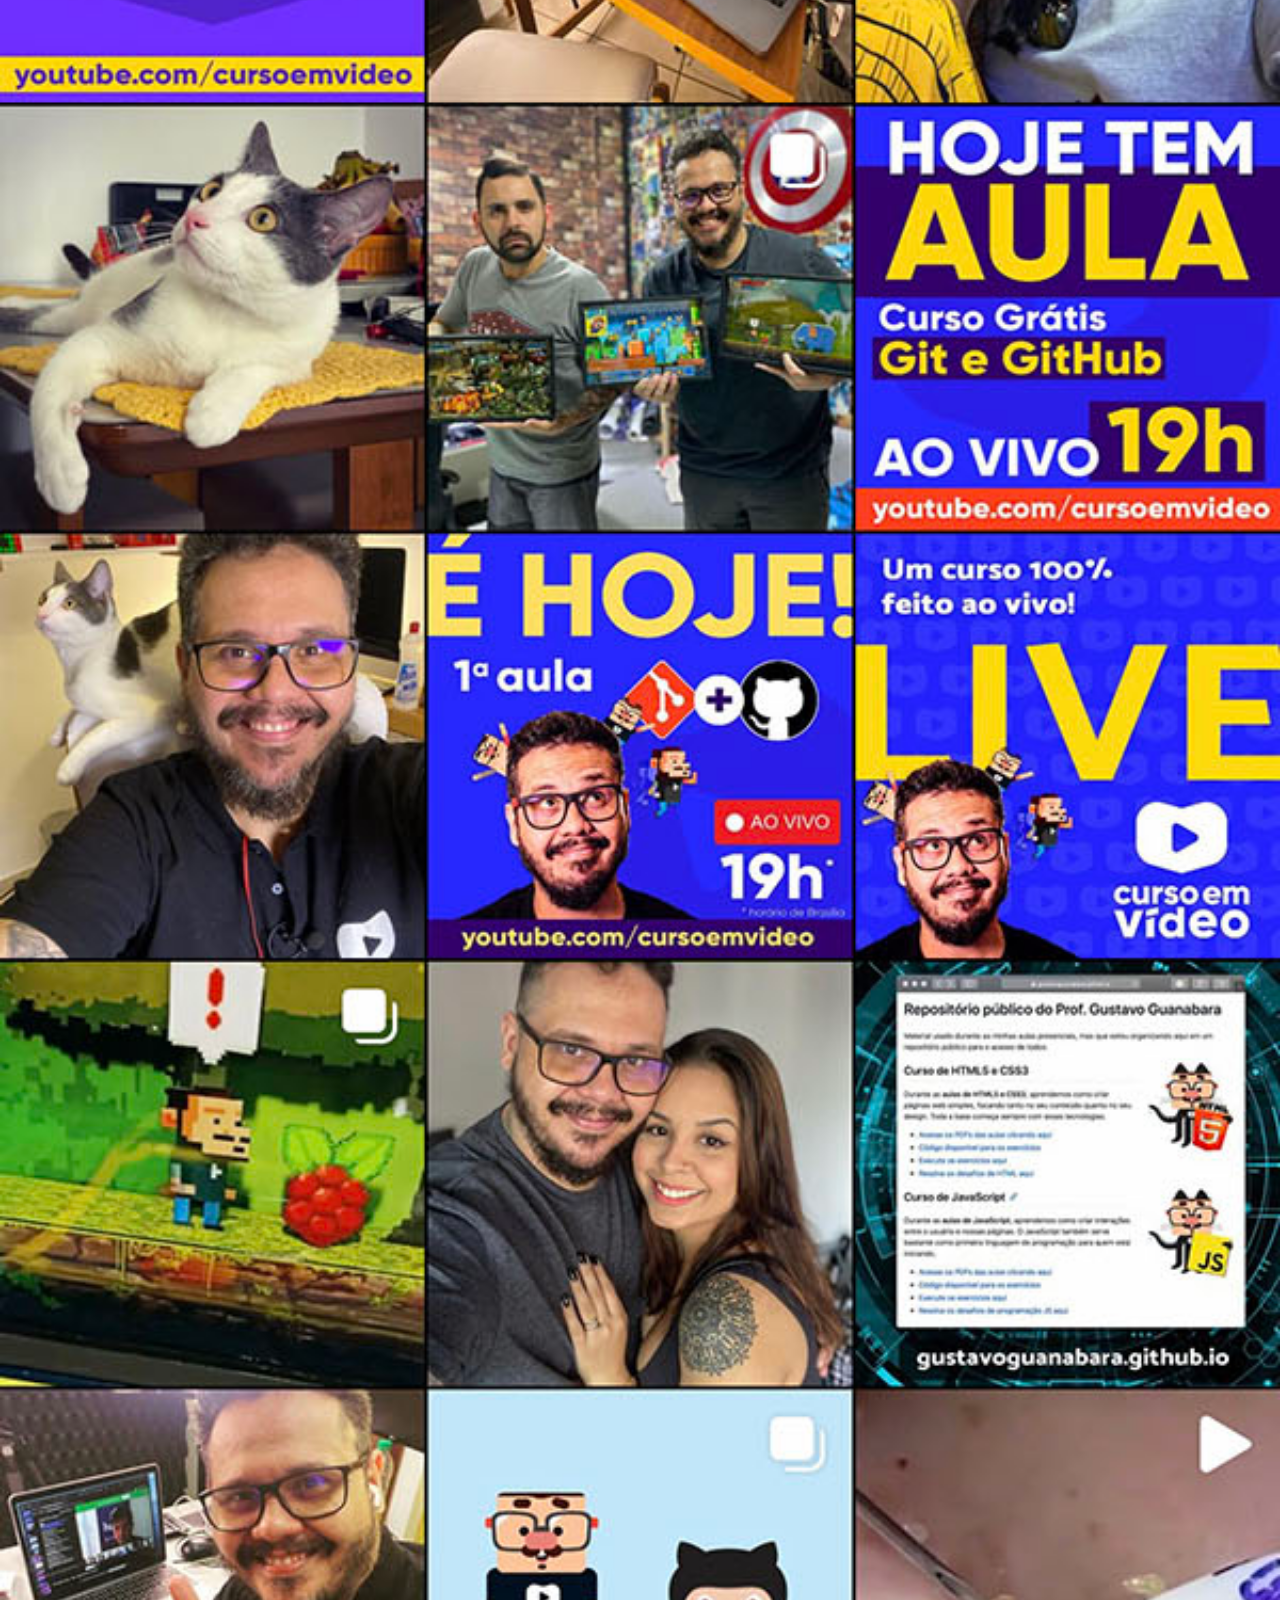
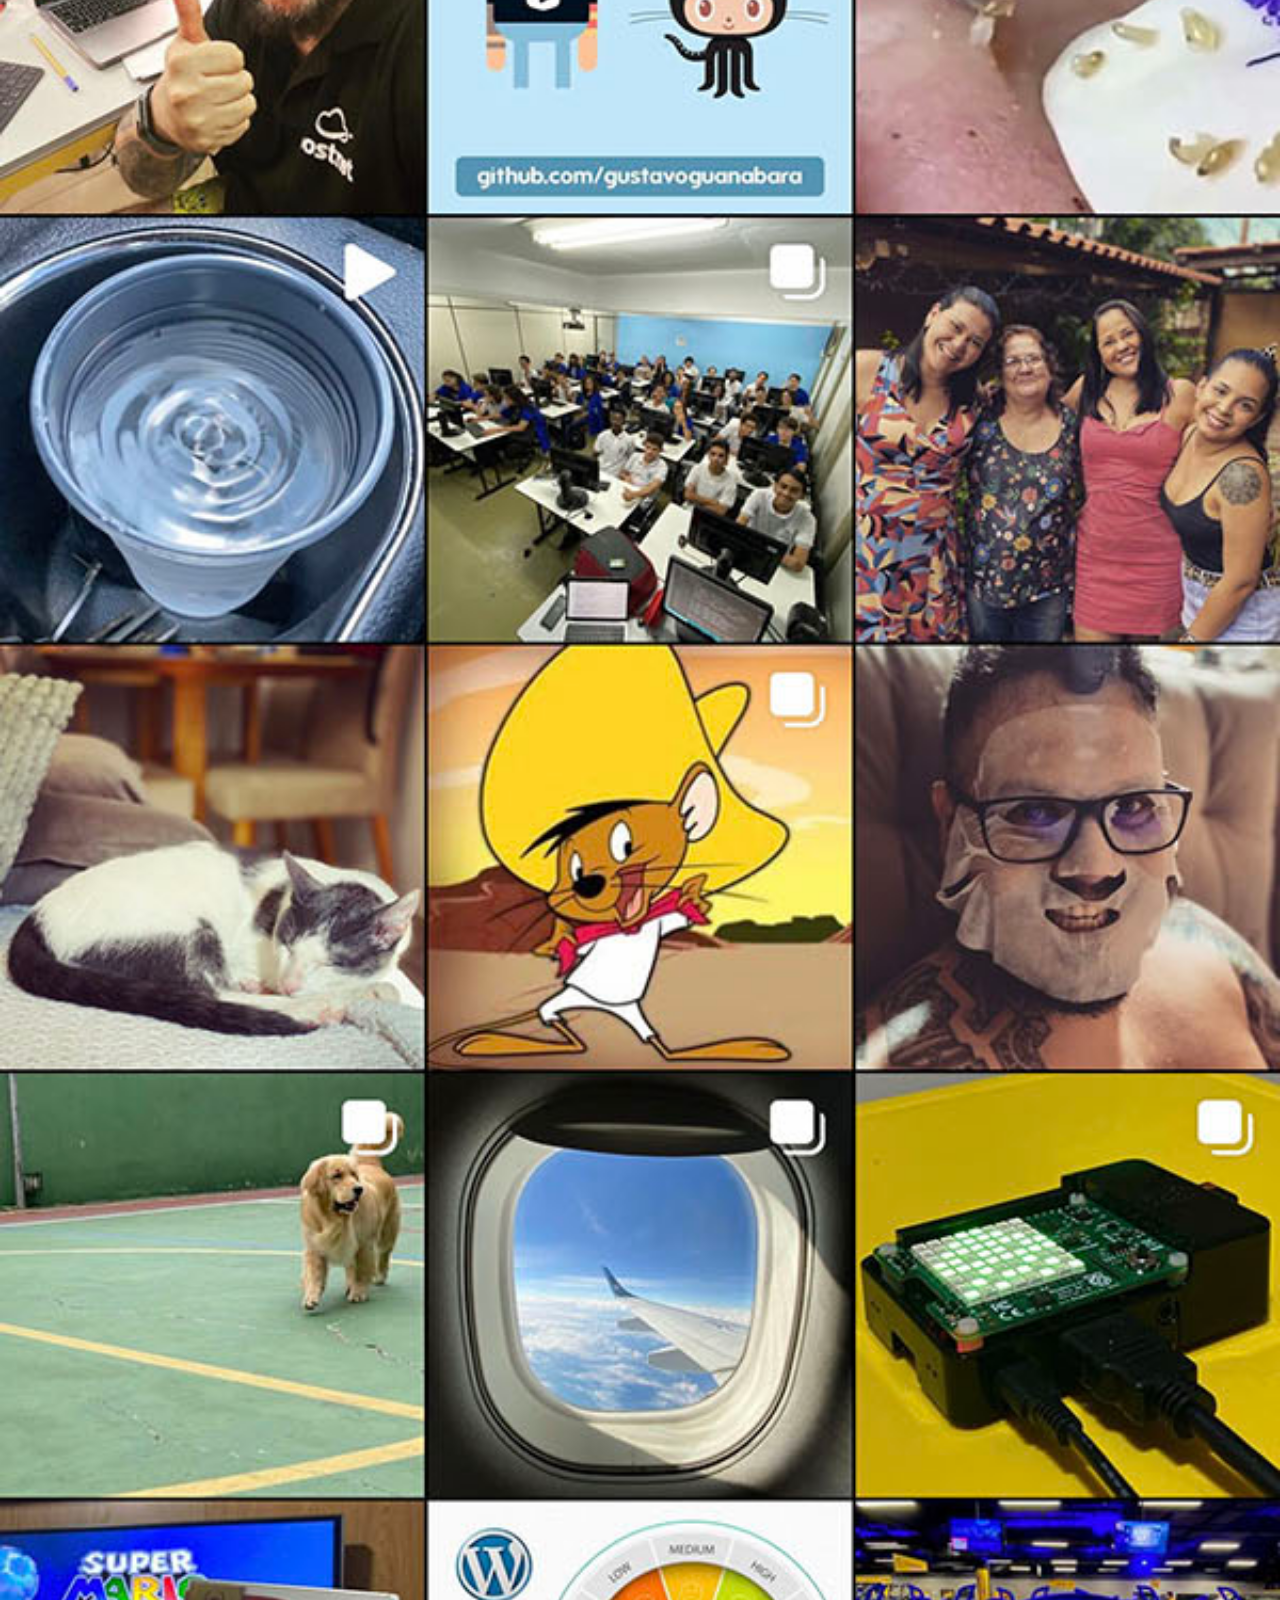
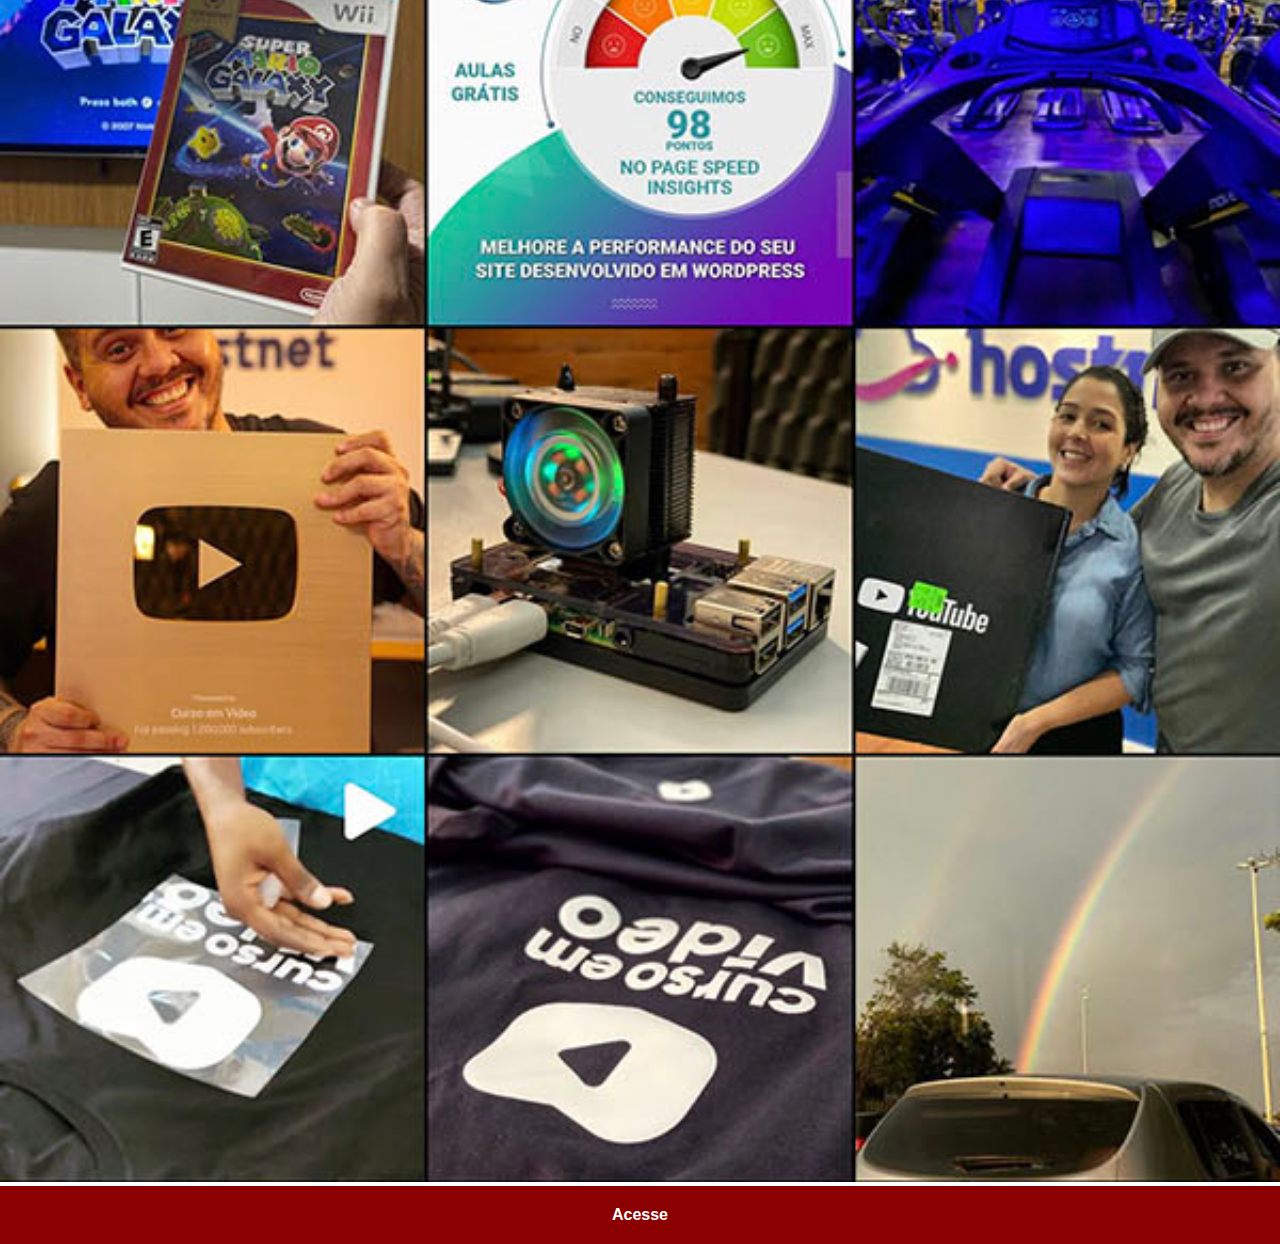
<file: instagran.html>
<!DOCTYPE html>
<html lang="pt-br">
<head>
    <meta charset="UTF-8">
    <meta name="viewport" content="width=device-width, initial-scale=1.0">
    <title>Instagran</title>
    <link rel="stylesheet" href="estilos/social.css">
</head>
<body>
    <img src="imagens/tela-instagram.jpg" alt="Instagran">
    <a href="https://www.instagram.com/andromoreira26/" target="_blank">Acesse</a>
    
</body>
</html>
</file>
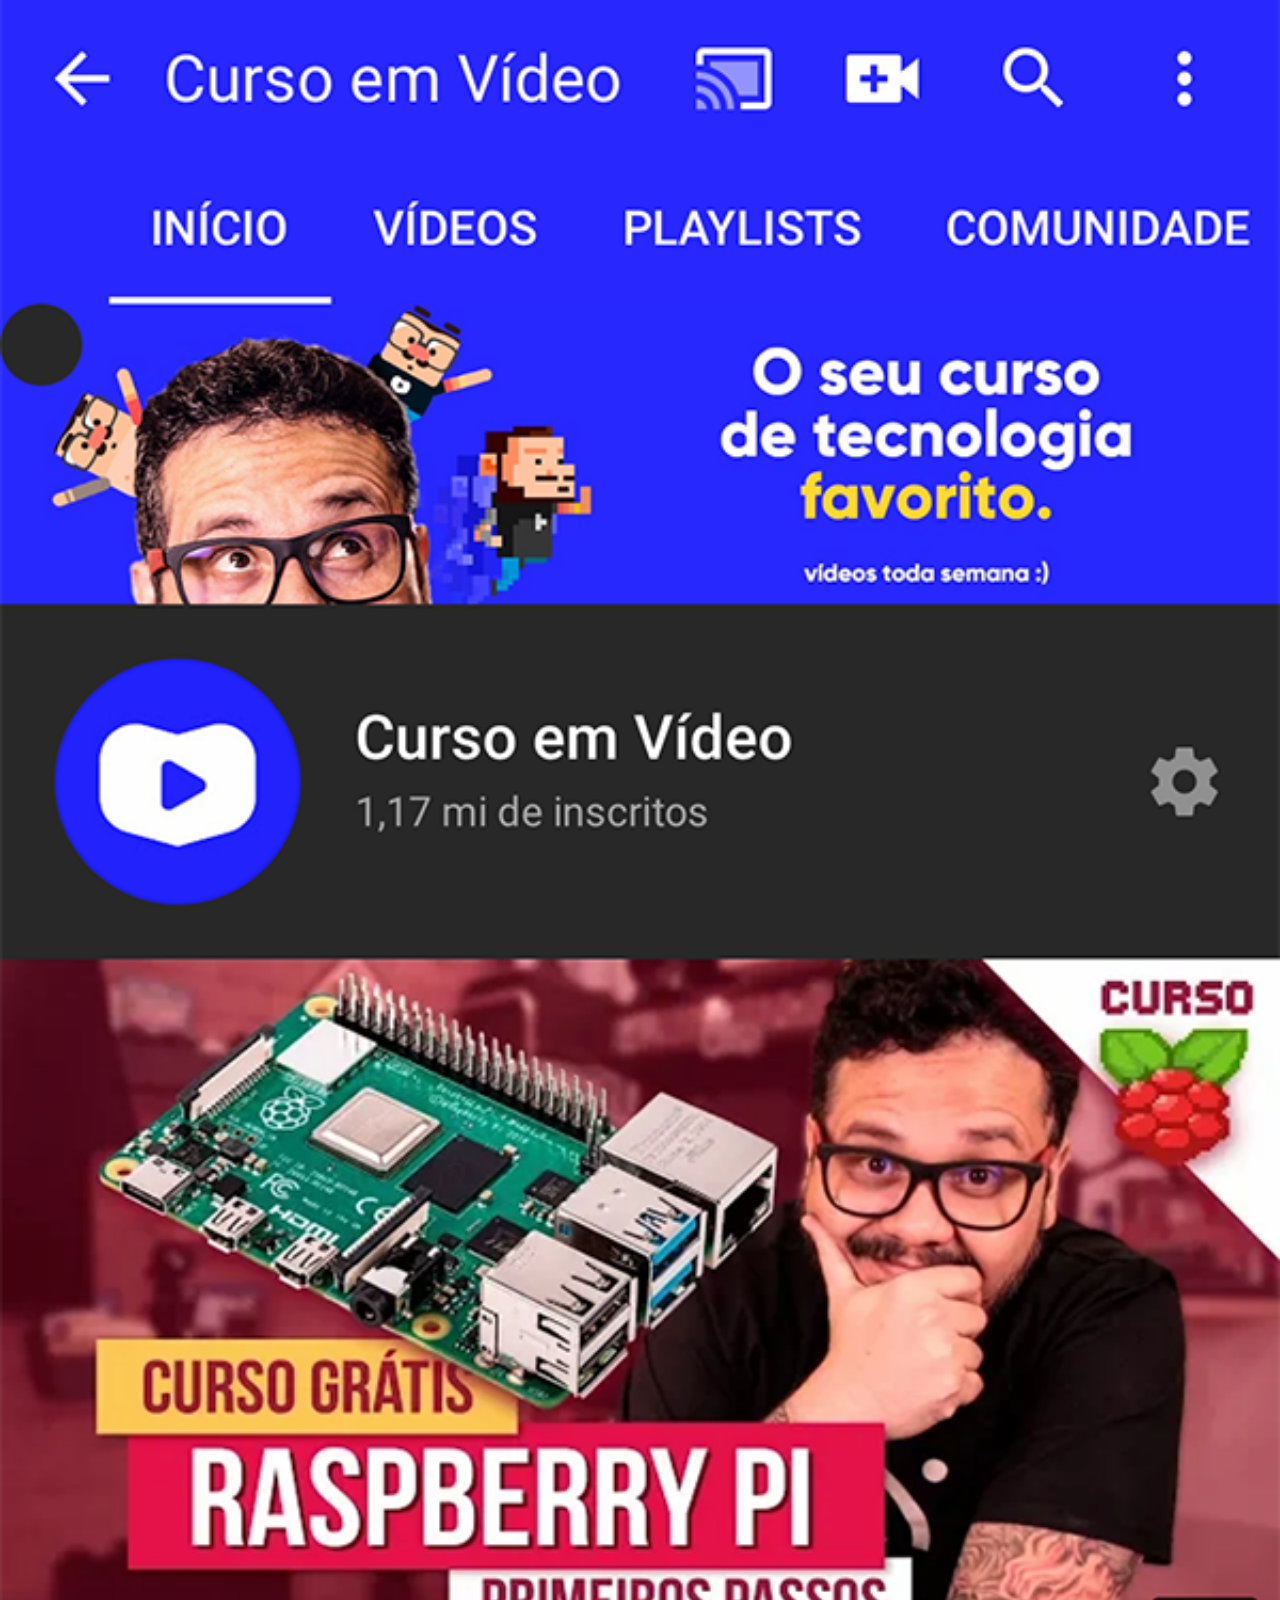
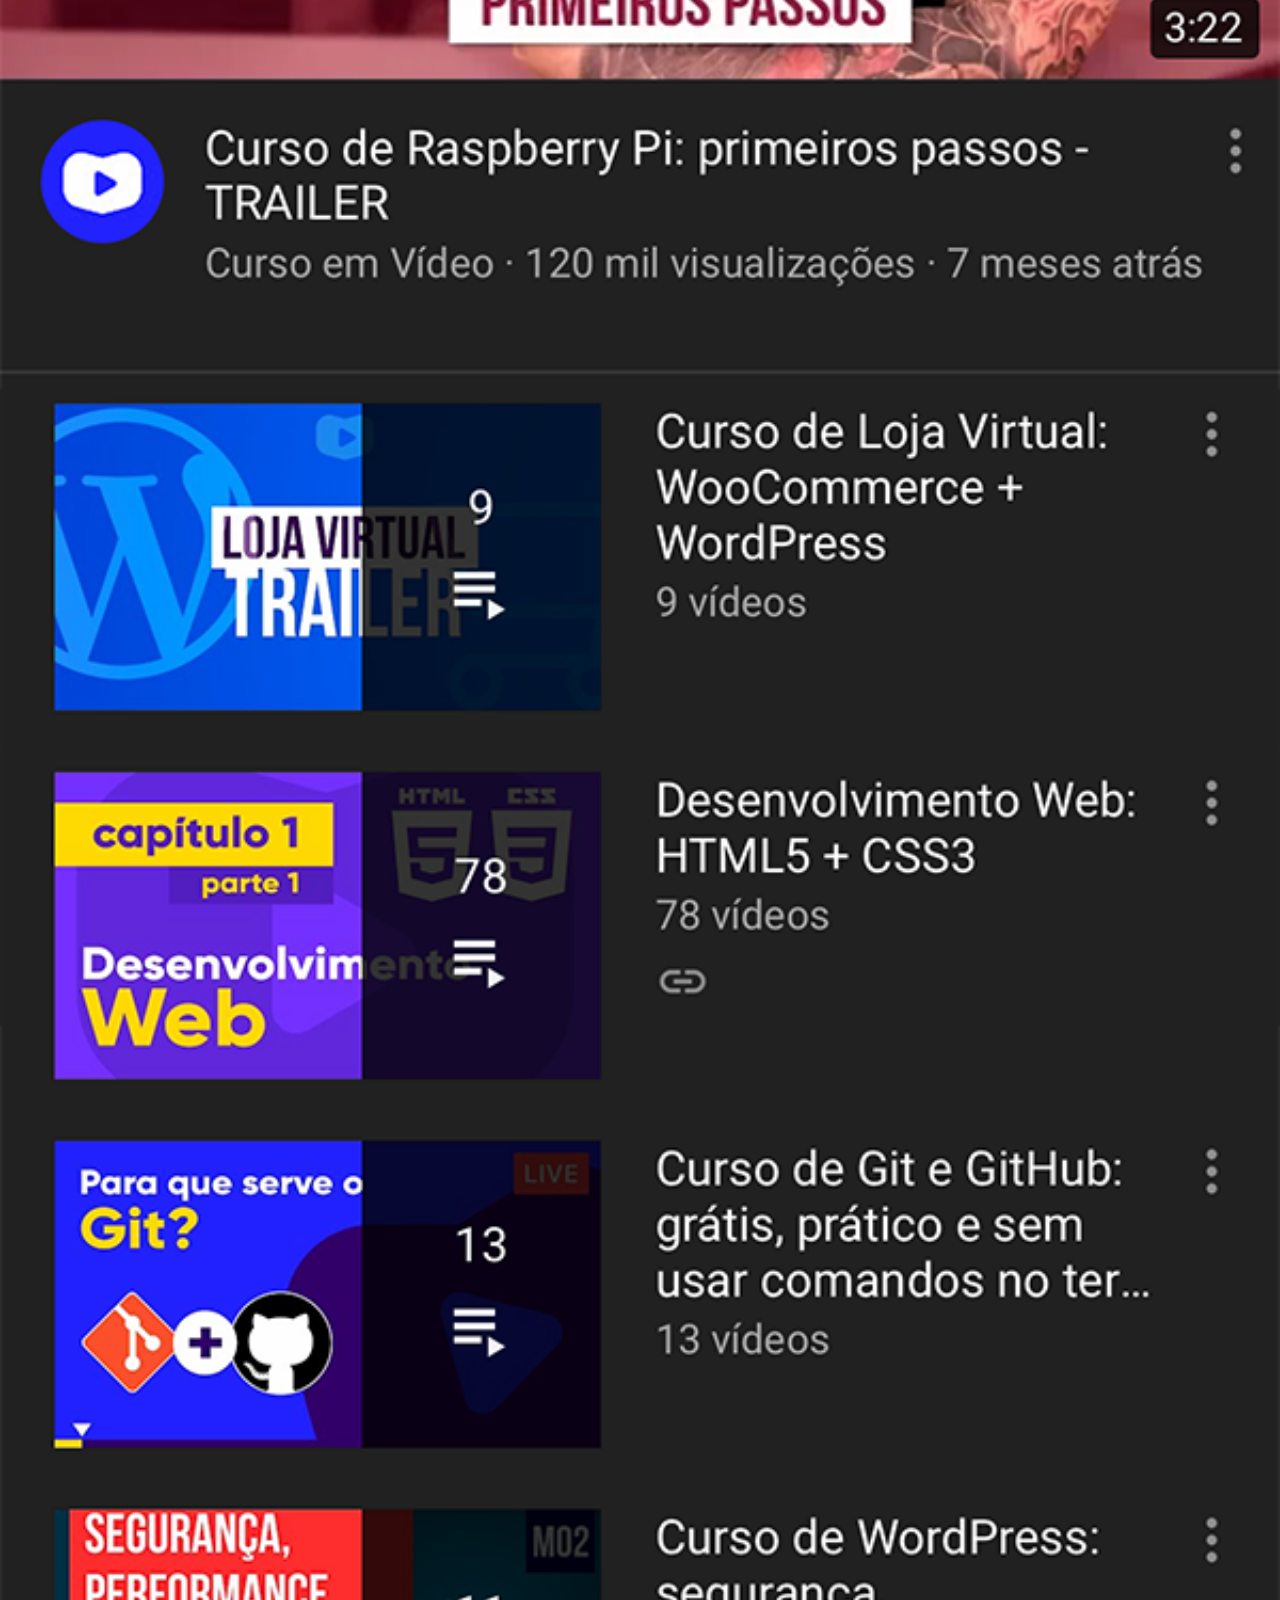
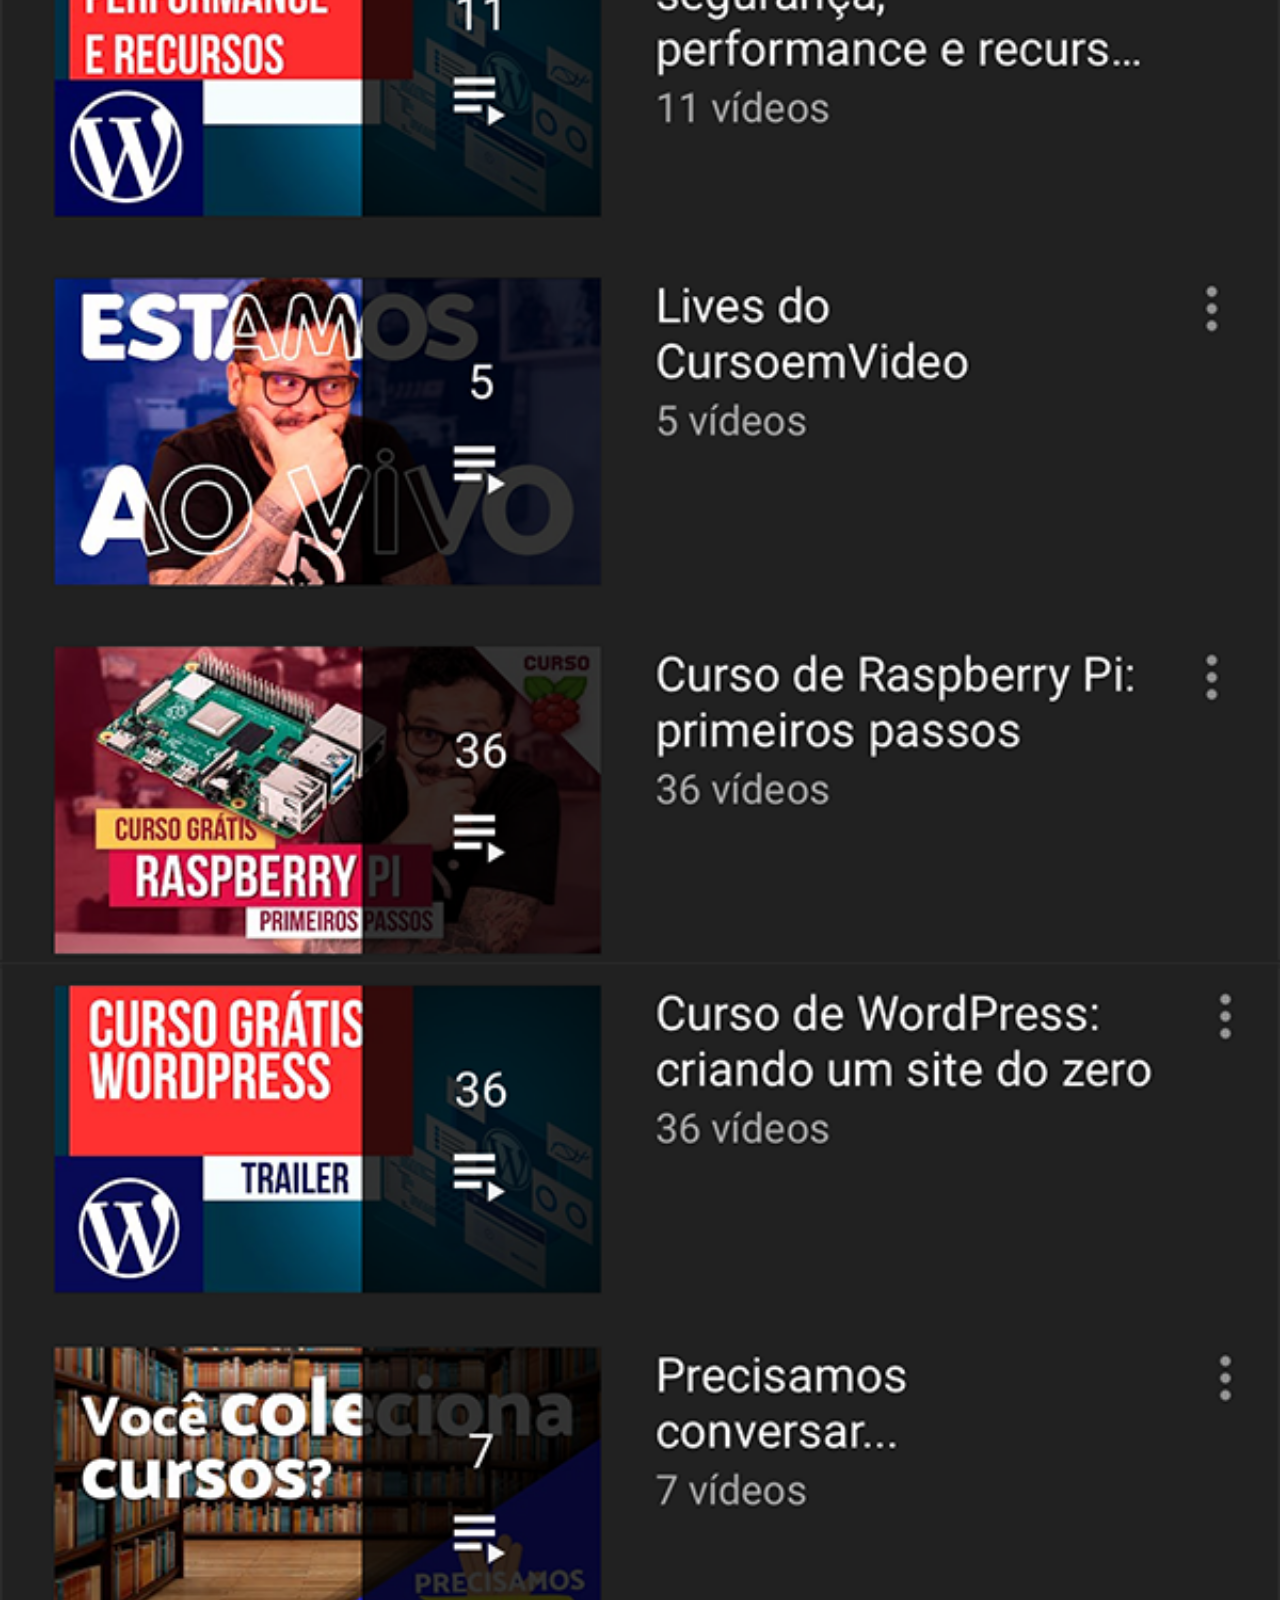
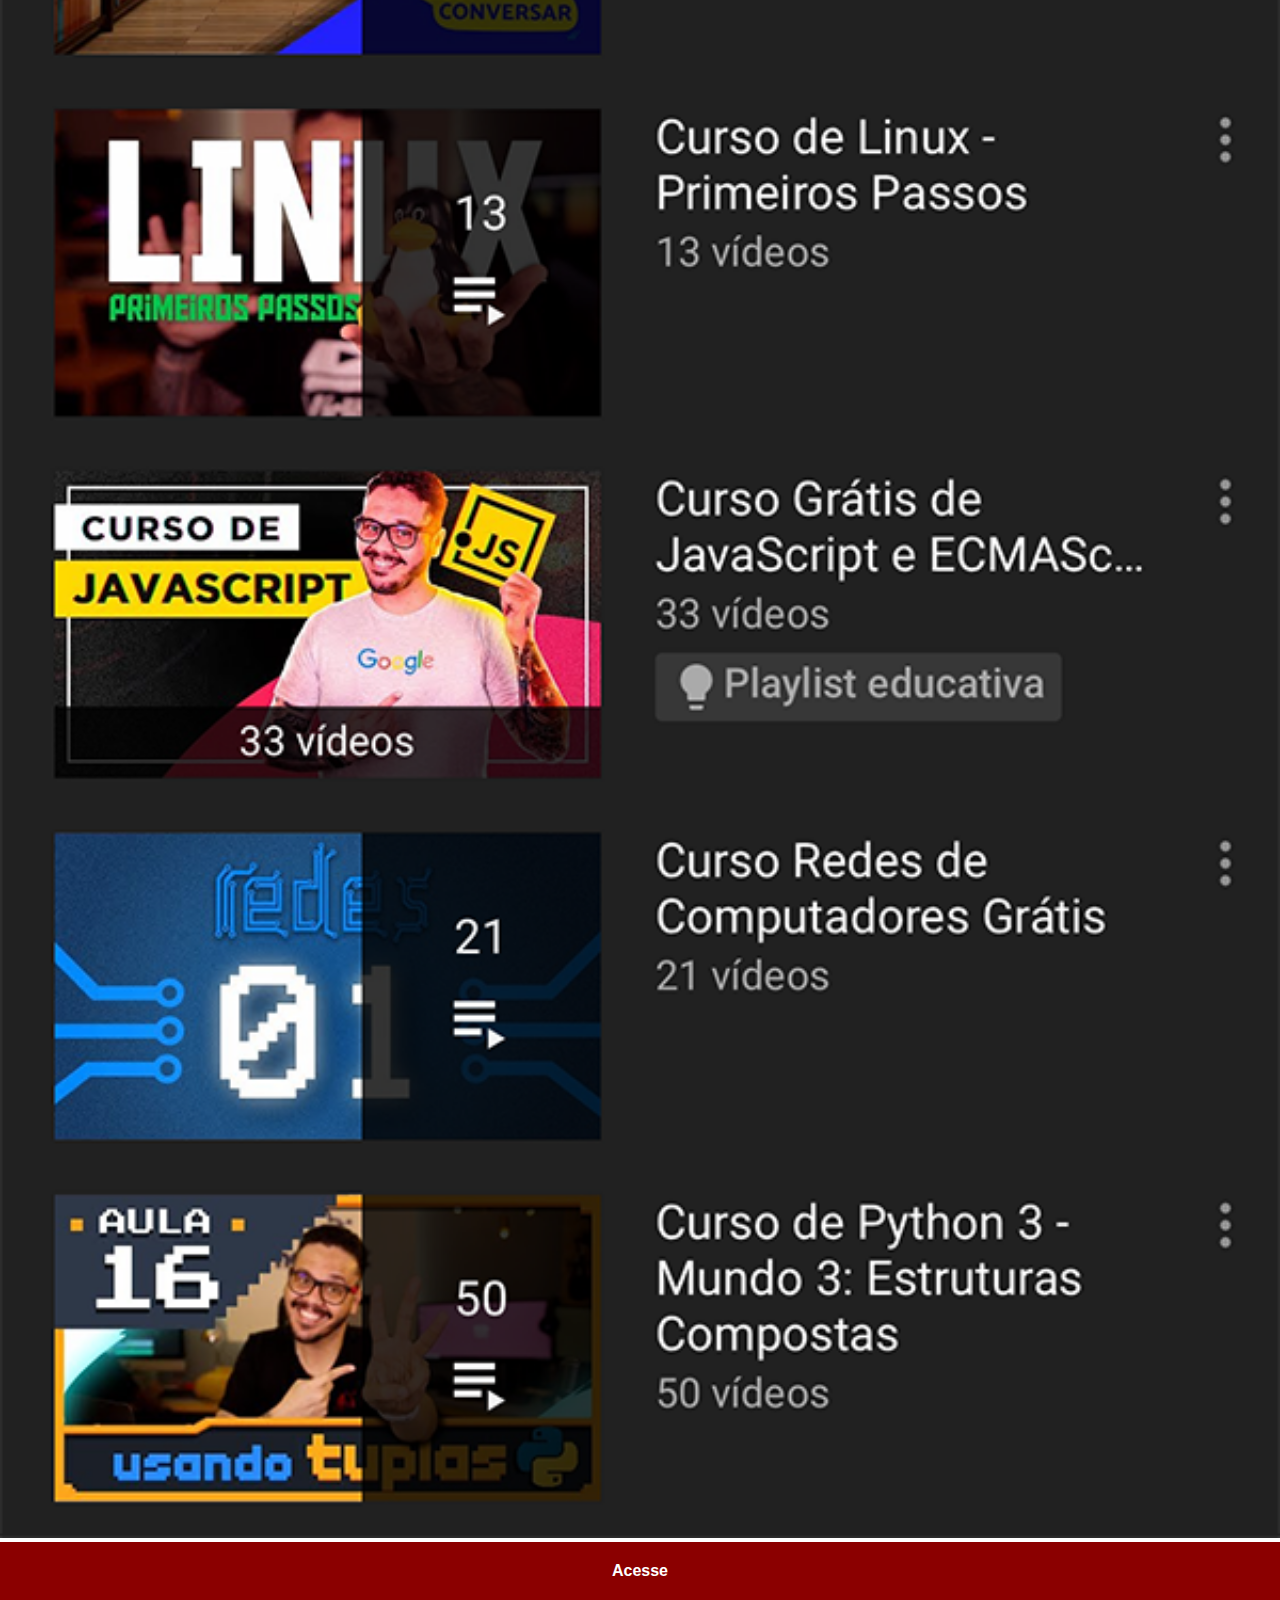
<file: youtube.html>
<!DOCTYPE html>
<html lang="pt-br">
<head>
    <meta charset="UTF-8">
    <meta name="viewport" content="width=device-width, initial-scale=1.0">
    <title>Youtube</title>
    <link rel="stylesheet" href="estilos/social.css">
</head>
<body>
    <img src="imagens/tela-youtube.png" alt="Youtube">
    <a href="https://www.youtube.com/" target="_blank">Acesse</a>
</body>
</html>
</file>
<file: estilos/style.css>
@charset "UTF-8";

* {
    margin: 0px;
    padding: 0px;
    font-family: Arial, Helvetica, sans-serif;
}

html, body {
    height: 100vh;
    width: 100vw;
    background-color: black;
}
body {
    background: url(../imagens/fundo-madeira.jpg);
    background-repeat: no-repeat;
    background-position: center;
    background-size: cover;
    background-attachment: fixed;
}

main {
    position: relative;
    height: 100vh;
    position: relative;
    
}

section#telefone {
    position: absolute;
    top: 50%;
    left: 50%;
    transform: translate(-50%, -50%);
    height: 627px;
    width: 311px;

    background:url(../imagens/frame-iphone.png);
    background-repeat: no-repeat;
}

iframe#tela {
    position: relative;
    top: 80px;
    left: 22px;
    height: 471px;
    width: 267px;
}

section#redes-sociais {
    text-align: right;
}
section#redes-sociais img {
    width: 50px;
    height: 50px;
    margin: 10px;
    border-radius: 50px;
    box-shadow: 2px 2px 5px rgba(0, 0, 0, 0.467);
    box-sizing: border-box;
}

section#redes-sociais img:hover {
    border: 2px solid rgba(255, 255, 255, 0.602);
    transform: translate(-3px, -3px);
    box-shadow: 5px 5px 10px rgba(23, 1, 1, 0.499);
    transition: transform .3s, border 1s;
}
</file>
<file: estilos/social.css>
@charset "UTF-8";

* {
    margin: 0px;
    padding: 0px;
    font-family: Arial, Helvetica, sans-serif;
}

::-webkit-scrollbar {
    width: 0px;
    height: 0px;
}
img {
    width: 100vw;
}
a {
    display: block;
    background-color: darkred;
    color: white;
    padding: 20px;
    text-align: center;
    font-weight:bold;
    text-decoration: none;
}
a:hover {
    background-color: red;
}
</file>
